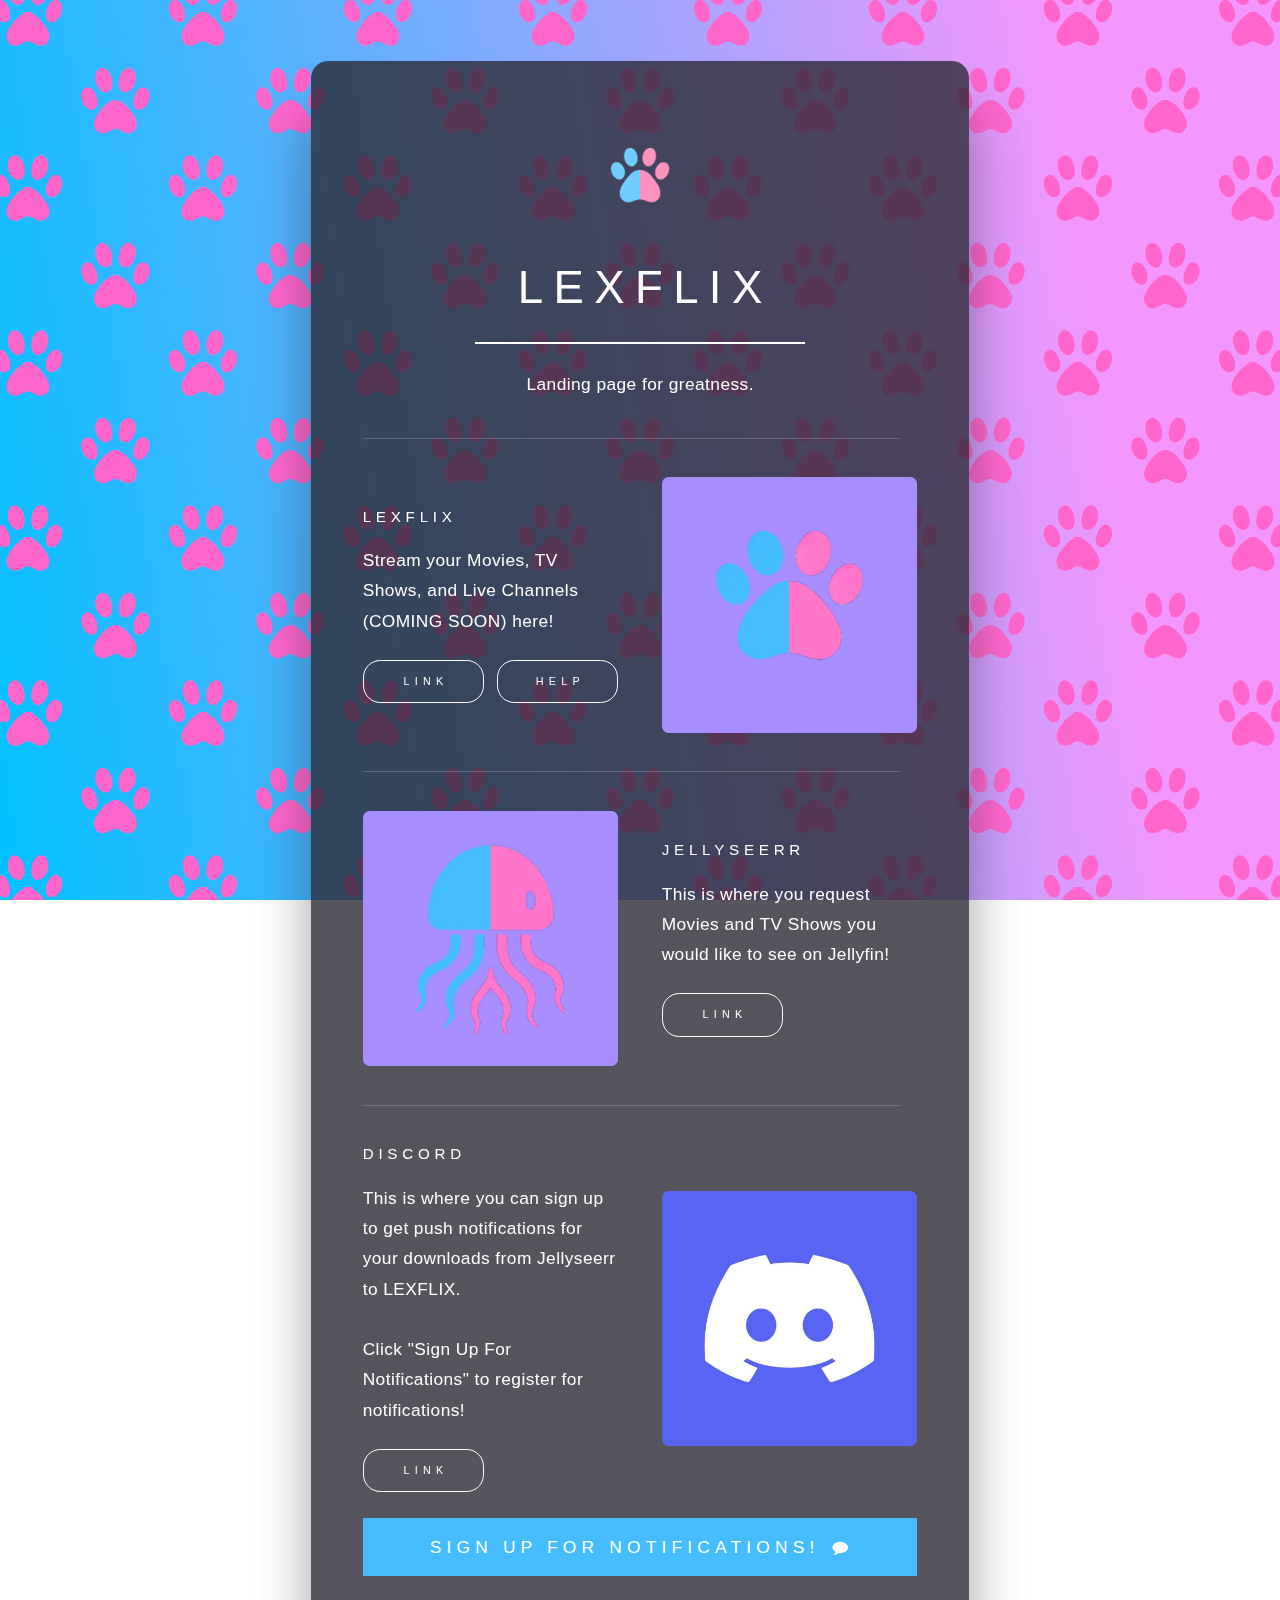
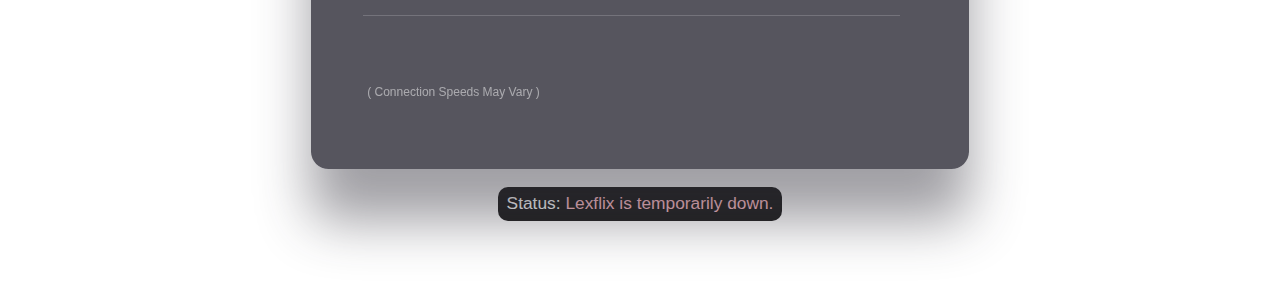
<file: index.html>
<!DOCTYPE html>

<!-- iPhone Add to Home Screen Support -->
<link rel="apple-touch-icon" href="https://i.imgur.com/vcbTt8z.png">
<meta name="apple-mobile-web-app-capable" content="yes">
<meta name="apple-mobile-web-app-status-bar-style" content="black-translucent">
<meta name="apple-mobile-web-app-title" content="Lexflix">
<meta name="apple-mobile-web-app-status-bar-style" content="default">



<html lang="en"><head><meta http-equiv="Content-Type" content="text/html; charset=UTF-8"><title>Lexflix</title><link rel="icon" type="image/png" href="https://i.imgur.com/vcbTt8z.png">
<meta name="viewport" content="width=device-width,initial-scale=1"><meta name="theme-color" media="(prefers-color-scheme: dark)" content="#2c2a36">
<meta name="color-scheme" content="light dark"><meta name="theme-color" content="#2c2a36">
<meta name="description" content="lexflix"><meta property="og:site_name" content="Lexflix"><meta property="og:title" content="Lexflix"><meta property="og:type" content="website"><meta property="og:description" content="lexflix"><meta property="og:image" content="https://lexieandcole.carrd.co/assets/images/card.jpg?v=6420e610"><meta property="og:image:type" content="image/jpeg"><meta property="og:image:width" content="1280"><meta property="og:image:height" content="800"><meta property="og:url" content="https://lexieandcole.cc"><meta property="twitter:card" content="summary_large_image"><link rel="canonical" href="https://lexieandcole.cc/"><link href="./Lexflix_files/css2" rel="stylesheet" type="text/css"><style>html,body,div,span,applet,object,iframe,h1,h2,h3,h4,h5,h6,p,blockquote,pre,a,abbr,acronym,address,big,cite,code,del,dfn,em,img,ins,kbd,q,s,samp,small,strike,strong,sub,sup,tt,var,b,u,i,center,dl,dt,dd,ol,ul,li,fieldset,form,label,legend,table,caption,tbody,tfoot,thead,tr,th,td,article,aside,canvas,details,embed,figure,figcaption,footer,header,hgroup,menu,nav,output,ruby,section,summary,time,mark,audio,video{margin:0;padding:0;border:0;font-size:100%;font:inherit;vertical-align:baseline;}article,aside,details,figcaption,figure,footer,header,hgroup,menu,nav,section{display:block;}body{line-height:1;}ol,ul{list-style:none;}blockquote,q{quotes:none;}blockquote:before,blockquote:after,q:before,q:after{content:'';content:none;}table{border-collapse:collapse;border-spacing:0;}body{-webkit-text-size-adjust:none}mark{background-color:transparent;color:inherit}input::-moz-focus-inner{border:0;padding:0}input[type="text"],input[type="email"],select,textarea{-moz-appearance:none;-webkit-appearance:none;-ms-appearance:none;appearance:none}*, *:before, *:after {box-sizing: border-box;}body {line-height: 1.0;min-height: var(--viewport-height);min-width: 320px;overflow-x: hidden;word-wrap: break-word;}body:before {background-attachment: scroll;content: '';display: block;height: var(--background-height);left: 0;pointer-events: none;position: fixed;top: 0;transform: scale(1);width: 100vw;z-index: 0;background-image: url('data:image/svg+xml;charset=utf8,%3Csvg%20width%3D%22512%22%20height%3D%22512%22%20viewBox%3D%220%200%20512%20512%22%20xmlns%3D%22http%3A%2F%2Fwww.w3.org%2F2000%2Fsvg%22%3E%20%3Cstyle%20type%3D%22text%2Fcss%22%3E%20path%20%7B%20fill%3A%20%23FF66CC%3B%20fill-rule%3A%20evenodd%3B%20clip-rule%3A%20evenodd%3B%20%7D%20%3C%2Fstyle%3E%20%3Cpath%20d%3D%22M352.9%2C258.5c-6.6%2C17.7-21.7%2C28.4-33.6%2C23.9c-11.9-4.5-13.8-22.4-7.2-40.1c6.6-17.7%2C19.3-28.4%2C31.2-23.9%20C355.2%2C222.9%2C359.5%2C240.8%2C352.9%2C258.5z%20M280.1%2C231.8c-13.3-3.4-17.5-22.2-12.5-41.8s17.6-32.8%2C30.9-29.4%20c13.3%2C3.4%2C19.9%2C22.2%2C14.8%2C41.8C308.2%2C222.1%2C293.3%2C235.2%2C280.1%2C231.8z%20M261.6%2C254.6c11.8%2C4.4%2C26.9%2C11.8%2C48%2C44.1%20c21.2%2C32.3-0.7%2C50.2-7.4%2C51.9s-14%2C3.2-30.9-6.4c-7.6-4.3-12.4-4.9-15.4-5.4c-3%2C0.5-7.8%2C1.1-15.4%2C5.4c-16.9%2C9.5-24.2%2C8.1-30.9%2C6.4%20s-28.5-19.7-7.4-51.9s36.3-39.7%2C48-44.1C251.4%2C254.3%2C260.6%2C254.3%2C261.6%2C254.6z%20M231.9%2C231.8c-13.3%2C3.4-28.1-9.7-33.2-29.4%20c-5.1-19.7%2C1.5-38.4%2C14.8-41.8c13.3-3.4%2C25.8%2C9.7%2C30.9%2C29.4C249.5%2C209.7%2C245.2%2C228.4%2C231.9%2C231.8z%20M192.7%2C282.4%20c-11.9%2C4.5-26.9-6.2-33.6-23.9c-6.6-17.7-2.4-35.6%2C9.5-40.1c11.9-4.5%2C24.6%2C6.2%2C31.2%2C23.9C206.6%2C260%2C204.6%2C277.9%2C192.7%2C282.4z%22%2F%3E%20%3Cpath%20d%3D%22M96.9%2C2.5c-6.6%2C17.7-21.7%2C28.4-33.6%2C23.9C51.4%2C21.9%2C49.4%2C4%2C56.1-13.7c6.6-17.7%2C19.3-28.4%2C31.2-23.9%20C99.2-33.1%2C103.5-15.2%2C96.9%2C2.5z%20M24.1-24.2C10.8-27.6%2C6.5-46.3%2C11.6-66s17.6-32.8%2C30.9-29.4C55.8-92%2C62.4-73.2%2C57.3-53.6%20C52.2-33.9%2C37.3-20.8%2C24.1-24.2z%20M5.6-1.4c11.8%2C4.4%2C26.9%2C11.8%2C48%2C44.1S53%2C92.9%2C46.3%2C94.7s-14%2C3.2-30.9-6.4C7.8%2C84%2C3%2C83.4%2C0%2C82.9%20c-3%2C0.5-7.8%2C1.1-15.4%2C5.4c-16.9%2C9.5-24.2%2C8.1-30.9%2C6.4S-74.8%2C75-53.7%2C42.7S-17.4%2C3-5.6-1.4C-4.6-1.7%2C4.6-1.7%2C5.6-1.4z%20M-24.1-24.2%20c-13.3%2C3.4-28.1-9.7-33.2-29.4c-5.1-19.7%2C1.5-38.4%2C14.8-41.8c13.3-3.4%2C25.8%2C9.7%2C30.9%2C29.4S-10.8-27.6-24.1-24.2z%20M-63.3%2C26.4%20c-11.9%2C4.5-26.9-6.2-33.6-23.9c-6.6-17.7-2.4-35.6%2C9.5-40.1c11.9-4.5%2C24.6%2C6.2%2C31.2%2C23.9C-49.4%2C4-51.4%2C21.9-63.3%2C26.4z%22%2F%3E%20%3Cpath%20d%3D%22M608.9%2C514.5c-6.6%2C17.7-21.7%2C28.4-33.6%2C23.9c-11.9-4.5-13.8-22.4-7.2-40.1c6.6-17.7%2C19.3-28.4%2C31.2-23.9%20C611.2%2C478.9%2C615.5%2C496.8%2C608.9%2C514.5z%20M536.1%2C487.8c-13.3-3.4-17.5-22.2-12.5-41.8c5.1-19.7%2C17.6-32.8%2C30.9-29.4%20c13.3%2C3.4%2C19.9%2C22.2%2C14.8%2C41.8C564.2%2C478.1%2C549.3%2C491.2%2C536.1%2C487.8z%20M517.6%2C510.6c11.8%2C4.4%2C26.9%2C11.8%2C48%2C44.1%20c21.2%2C32.3-0.7%2C50.2-7.4%2C51.9s-14%2C3.2-30.9-6.4c-7.6-4.3-12.4-4.9-15.4-5.4c-3%2C0.5-7.8%2C1.1-15.4%2C5.4c-16.9%2C9.5-24.2%2C8.1-30.9%2C6.4%20s-28.5-19.7-7.4-51.9s36.3-39.7%2C48-44.1C507.4%2C510.3%2C516.6%2C510.3%2C517.6%2C510.6z%20M487.9%2C487.8c-13.3%2C3.4-28.1-9.7-33.2-29.4%20c-5.1-19.7%2C1.5-38.4%2C14.8-41.8c13.3-3.4%2C25.8%2C9.7%2C30.9%2C29.4C505.5%2C465.7%2C501.2%2C484.4%2C487.9%2C487.8z%20M448.7%2C538.4%20c-11.9%2C4.5-26.9-6.2-33.6-23.9c-6.6-17.7-2.4-35.6%2C9.5-40.1c11.9-4.5%2C24.6%2C6.2%2C31.2%2C23.9C462.6%2C516%2C460.6%2C533.9%2C448.7%2C538.4z%22%2F%3E%20%3Cpath%20d%3D%22M608.9%2C2.5c-6.6%2C17.7-21.7%2C28.4-33.6%2C23.9c-11.9-4.5-13.8-22.4-7.2-40.1c6.6-17.7%2C19.3-28.4%2C31.2-23.9%20C611.2-33.1%2C615.5-15.2%2C608.9%2C2.5z%20M536.1-24.2c-13.3-3.4-17.5-22.2-12.5-41.8s17.6-32.8%2C30.9-29.4c13.3%2C3.4%2C19.9%2C22.2%2C14.8%2C41.8%20C564.2-33.9%2C549.3-20.8%2C536.1-24.2z%20M517.6-1.4c11.8%2C4.4%2C26.9%2C11.8%2C48%2C44.1c21.2%2C32.3-0.7%2C50.2-7.4%2C51.9s-14%2C3.2-30.9-6.4%20c-7.6-4.3-12.4-4.9-15.4-5.4c-3%2C0.5-7.8%2C1.1-15.4%2C5.4c-16.9%2C9.5-24.2%2C8.1-30.9%2C6.4s-28.5-19.7-7.4-51.9s36.3-39.7%2C48-44.1%20C507.4-1.7%2C516.6-1.7%2C517.6-1.4z%20M487.9-24.2c-13.3%2C3.4-28.1-9.7-33.2-29.4c-5.1-19.7%2C1.5-38.4%2C14.8-41.8%20c13.3-3.4%2C25.8%2C9.7%2C30.9%2C29.4S501.2-27.6%2C487.9-24.2z%20M448.7%2C26.4c-11.9%2C4.5-26.9-6.2-33.6-23.9c-6.6-17.7-2.4-35.6%2C9.5-40.1%20c11.9-4.5%2C24.6%2C6.2%2C31.2%2C23.9C462.6%2C4%2C460.6%2C21.9%2C448.7%2C26.4z%22%2F%3E%20%3Cpath%20d%3D%22M96.9%2C514.5c-6.6%2C17.7-21.7%2C28.4-33.6%2C23.9c-11.9-4.5-13.8-22.4-7.2-40.1c6.6-17.7%2C19.3-28.4%2C31.2-23.9%20C99.2%2C478.9%2C103.5%2C496.8%2C96.9%2C514.5z%20M24.1%2C487.8c-13.3-3.4-17.5-22.2-12.5-41.8c5.1-19.7%2C17.6-32.8%2C30.9-29.4%20c13.3%2C3.4%2C19.9%2C22.2%2C14.8%2C41.8C52.2%2C478.1%2C37.3%2C491.2%2C24.1%2C487.8z%20M5.6%2C510.6c11.8%2C4.4%2C26.9%2C11.8%2C48%2C44.1s-0.7%2C50.2-7.4%2C51.9%20s-14%2C3.2-30.9-6.4C7.8%2C596%2C3%2C595.4%2C0%2C594.9c-3%2C0.5-7.8%2C1.1-15.4%2C5.4c-16.9%2C9.5-24.2%2C8.1-30.9%2C6.4s-28.5-19.7-7.4-51.9%20s36.3-39.7%2C48-44.1C-4.6%2C510.3%2C4.6%2C510.3%2C5.6%2C510.6z%20M-24.1%2C487.8c-13.3%2C3.4-28.1-9.7-33.2-29.4c-5.1-19.7%2C1.5-38.4%2C14.8-41.8%20c13.3-3.4%2C25.8%2C9.7%2C30.9%2C29.4C-6.5%2C465.7-10.8%2C484.4-24.1%2C487.8z%20M-63.3%2C538.4c-11.9%2C4.5-26.9-6.2-33.6-23.9%20c-6.6-17.7-2.4-35.6%2C9.5-40.1c11.9-4.5%2C24.6%2C6.2%2C31.2%2C23.9C-49.4%2C516-51.4%2C533.9-63.3%2C538.4z%22%2F%3E%3C%2Fsvg%3E'), linear-gradient(81deg, #00C1FF 0%, #F497FC 84%);background-size: 175px, auto;background-position: center, 0% 0%;background-repeat: repeat, repeat;}body:after {background-color: #AB95A5;content: '';display: block;pointer-events: none;position: fixed;transform: scale(1);z-index: 1;height: 100%;left: 0;opacity: 0;top: 0;transition: opacity 1.25s ease-in-out 0.75s, visibility 1.25s 0.75s;visibility: hidden;width: 100%;}body.is-loading:after {opacity: 1;visibility: visible;}:root {--background-height: 100vh;--site-language-alignment: left;--site-language-direction: ltr;--site-language-flex-alignment: flex-start;--site-language-indent-left: 1;--site-language-indent-right: 0;--site-language-margin-left: 0;--site-language-margin-right: auto;--viewport-height: 100vh;}html {font-size: 18pt;}u {text-decoration: underline;}strong {color: inherit;font-weight: bolder;}em {font-style: italic;}code {background-color: rgba(144,144,144,0.25);border-radius: 0.25em;font-family: 'Lucida Console', 'Courier New', monospace;font-size: 0.9em;font-weight: normal;letter-spacing: 0;margin: 0 0.25em;padding: 0.25em 0.5em;text-indent: 0;}mark {background-color: rgba(144,144,144,0.25);}spoiler-text {-webkit-text-stroke: 0;background-color: rgba(32,32,32,0.75);text-shadow: none;text-stroke: 0;color: transparent;cursor: pointer;transition: color 0.1s ease-in-out;}spoiler-text.active {color: #FFFFFF;cursor: text;}s {text-decoration: line-through;}sub {font-size: smaller;vertical-align: sub;}sup {font-size: smaller;vertical-align: super;}a {color: inherit;text-decoration: underline;transition: color 0.25s ease;}a[onclick]:not([href]) {cursor: pointer;}unloaded-script {display: none;}#wrapper {-webkit-overflow-scrolling: touch;align-items: center;display: flex;flex-direction: column;justify-content: center;min-height: var(--viewport-height);overflow: hidden;position: relative;z-index: 2;padding: 3.5rem 3.5rem 3.5rem 3.5rem;}#main {--alignment: left;--flex-alignment: flex-start;--indent-left: 1;--indent-right: 0;--margin-left: 0;--margin-right: auto;--border-radius-tl: 1rem;--border-radius-tr: 1rem;--border-radius-br: 1rem;--border-radius-bl: 1rem;align-items: center;display: flex;flex-grow: 0;flex-shrink: 0;justify-content: center;max-width: 100%;position: relative;text-align: var(--alignment);z-index: 1;background-color: rgba(44,42,54,0.8);box-shadow: 0rem 3rem 3.125rem 0rem rgba(44,42,54,0.451);border-radius: var(--border-radius-tl) var(--border-radius-tr) var(--border-radius-br) var(--border-radius-bl);transition: opacity 1.25s ease 0s,transform 1.25s ease 0s;}#main > .inner {--padding-horizontal: 3rem;--padding-vertical: 3.75rem;--spacing: 1.5rem;--width: 38rem;border-radius: var(--border-radius-tl) var(--border-radius-tr) var(--border-radius-br) var(--border-radius-bl);max-width: 100%;position: relative;width: var(--width);z-index: 1;padding: var(--padding-vertical) var(--padding-horizontal);}#main > .inner > * {margin-top: var(--spacing);margin-bottom: var(--spacing);transition: opacity 1s ease-in-out 0.25s;}#main > .inner > :first-child {margin-top: 0 !important;}#main > .inner > :last-child {margin-bottom: 0 !important;}#main > .inner > .full {margin-left: calc(var(--padding-horizontal) * -1);max-width: calc(100% + calc(var(--padding-horizontal) * 2) + 0.4725px);width: calc(100% + calc(var(--padding-horizontal) * 2) + 0.4725px);}#main > .inner > .full:first-child {border-top-left-radius: inherit;border-top-right-radius: inherit;margin-top: calc(var(--padding-vertical) * -1) !important;}#main > .inner > .full:last-child {border-bottom-left-radius: inherit;border-bottom-right-radius: inherit;margin-bottom: calc(var(--padding-vertical) * -1) !important;}#main > .inner > .full.screen {border-radius: 0 !important;max-width: 100vw;position: relative;width: 100vw;left: 50%;margin-left: -50vw;right: auto;}body.is-loading #main {opacity: 0;transform: translateY(1.6875rem);}body.is-loading #main > .inner > * {opacity: 0;}body.is-instant #main, body.is-instant #main > .inner > *,body.is-instant #main > .inner > section > * {transition: none !important;}body.is-instant:after {display: none !important;transition: none !important;}h1, h2, h3, p {direction: var(--site-language-direction);position: relative;}h1 span.p, h2 span.p, h3 span.p, p span.p {display: block;position: relative;}h1 span[style], h2 span[style], h3 span[style], p span[style], h1 strong, h2 strong, h3 strong, p strong, h1 a, h2 a, h3 a, p a, h1 code, h2 code, h3 code, p code, h1 mark, h2 mark, h3 mark, p mark, h1 spoiler-text, h2 spoiler-text, h3 spoiler-text, p spoiler-text {-webkit-text-fill-color: currentcolor;}#text10 {text-transform: uppercase;color: #FFFFFF;font-family: 'Montserrat', sans-serif;letter-spacing: 0.275rem;width: calc(100% + 0.275rem);font-size: 0.875em;line-height: 1.375;font-weight: 400;}#text10 a {text-decoration: underline;}#text10 a:hover {text-decoration: none;}#text10 span.p:nth-child(n + 2) {margin-top: 1rem;}#text07 {text-transform: uppercase;color: #FFFFFF;font-family: 'Montserrat', sans-serif;letter-spacing: 0.275rem;width: calc(100% + 0.275rem);font-size: 0.875em;line-height: 1.375;font-weight: 400;}#text07 a {text-decoration: underline;}#text07 a:hover {text-decoration: none;}#text07 span.p:nth-child(n + 2) {margin-top: 1rem;}#text02 {color: #FFFFFF;font-family: 'Source Sans Pro', sans-serif;letter-spacing: 0.025rem;width: calc(100% + 0.025rem);font-size: 1em;line-height: 1.75;font-weight: 200;}#text02 a {text-decoration: underline;}#text02 a:hover {text-decoration: none;}#text02 span.p:nth-child(n + 2) {margin-top: 1rem;}#text05 {text-transform: uppercase;color: #FFFFFF;font-family: 'Montserrat', sans-serif;letter-spacing: 0.275rem;width: calc(100% + 0.275rem);font-size: 0.875em;line-height: 1.375;font-weight: 400;}#text05 a {text-decoration: underline;}#text05 a:hover {text-decoration: none;}#text05 span.p:nth-child(n + 2) {margin-top: 1rem;}#text08 {color: #FFFFFF;font-family: 'Source Sans Pro', sans-serif;letter-spacing: 0.025rem;width: calc(100% + 0.025rem);font-size: 1em;line-height: 1.75;font-weight: 200;}#text08 a {text-decoration: underline;}#text08 a:hover {text-decoration: none;}#text08 span.p:nth-child(n + 2) {margin-top: 1rem;}#text11 {color: #FFFFFF;font-family: 'Source Sans Pro', sans-serif;letter-spacing: 0.025rem;width: calc(100% + 0.025rem);font-size: 1em;line-height: 1.75;font-weight: 200;}#text11 a {text-decoration: underline;}#text11 a:hover {text-decoration: none;}#text11 span.p:nth-child(n + 2) {margin-top: 1rem;}#text03 {text-transform: uppercase;color: #FFFFFF;font-family: 'Montserrat', sans-serif;letter-spacing: 0.6rem;width: calc(100% + 0.6rem);font-size: 2.625em;line-height: 1.25;font-weight: 400;}#text03 a {text-decoration: underline;}#text03 a:hover {text-decoration: none;}#text03 span.p:nth-child(n + 2) {margin-top: 1rem;}#text09 {color: #FFFFFF;font-family: 'Source Sans Pro', sans-serif;letter-spacing: 0.025rem;width: calc(100% + 0.025rem);font-size: 1em;line-height: 1.75;font-weight: 200;}#text09 a {text-decoration: underline;}#text09 a:hover {text-decoration: none;}#text09 span.p:nth-child(n + 2) {margin-top: 1rem;}.buttons {cursor: default;display: flex;justify-content: var(--flex-alignment);letter-spacing: 0;padding: 0;}.buttons li {max-width: 100%;text-align: var(--alignment);}.buttons li a {align-items: center;justify-content: center;max-width: 100%;text-align: center;text-decoration: none;vertical-align: middle;white-space: nowrap;}#buttons02 {gap: 0.75rem;flex-direction: row;flex-wrap: wrap;}#buttons02:not(:first-child) {margin-top: 1.375rem !important;}#buttons02:not(:last-child) {margin-bottom: 1.375rem !important;}#buttons02 li a {display: inline-block;width: 7rem;height: 2.5rem;line-height: calc(2.5rem - 2px);padding: 0 1rem;vertical-align: middle;text-transform: uppercase;font-family: 'Montserrat', sans-serif;letter-spacing: 0.3rem;padding-left: calc(0.3rem + 1rem);font-size: 0.625em;font-weight: 300;border-radius: 1rem;direction: var(--site-language-direction);overflow: hidden;text-overflow: ellipsis;transition: color 0.25s ease, background-color 0.25s ease, border-color 0.25s ease;}#buttons02 .button {color: #FFFFFF;border: solid 1px #FFFFFF;}#buttons02 .button:hover {border-color: #FFCCB0 !important;color: #FFCCB0 !important;}#buttons01 {gap: 0.75rem;flex-direction: row;flex-wrap: wrap;}#buttons01:not(:first-child) {margin-top: 1.375rem !important;}#buttons01:not(:last-child) {margin-bottom: 1.375rem !important;}#buttons01 li a {display: inline-block;width: 7rem;height: 2.5rem;line-height: calc(2.5rem - 2px);padding: 0 1rem;vertical-align: middle;text-transform: uppercase;font-family: 'Montserrat', sans-serif;letter-spacing: 0.3rem;padding-left: calc(0.3rem + 1rem);font-size: 0.625em;font-weight: 300;border-radius: 1rem;direction: var(--site-language-direction);overflow: hidden;text-overflow: ellipsis;transition: color 0.25s ease, background-color 0.25s ease, border-color 0.25s ease;}#buttons01 .button {color: #FFFFFF;border: solid 1px #FFFFFF;}#buttons01 .button:hover {border-color: #FFCCB0 !important;color: #FFCCB0 !important;}#buttons04 {gap: 0.75rem;flex-direction: row;flex-wrap: wrap;}#buttons04:not(:first-child) {margin-top: 1.375rem !important;}#buttons04:not(:last-child) {margin-bottom: 1.375rem !important;}#buttons04 li a {display: inline-block;width: 7rem;height: 2.5rem;line-height: calc(2.5rem - 2px);padding: 0 1rem;vertical-align: middle;text-transform: uppercase;font-family: 'Montserrat', sans-serif;letter-spacing: 0.3rem;padding-left: calc(0.3rem + 1rem);font-size: 0.625em;font-weight: 300;border-radius: 1rem;direction: var(--site-language-direction);overflow: hidden;text-overflow: ellipsis;transition: color 0.25s ease, background-color 0.25s ease, border-color 0.25s ease;}#buttons04 .button {color: #FFFFFF;border: solid 1px #FFFFFF;}#buttons04 .button:hover {border-color: #FFCCB0 !important;color: #FFCCB0 !important;}#buttons03 {gap: 0.75rem;flex-direction: row;flex-wrap: wrap;}#buttons03:not(:first-child) {margin-top: 1.375rem !important;}#buttons03:not(:last-child) {margin-bottom: 1.375rem !important;}#buttons03 li a {display: inline-flex;width: 100vw;height: auto;line-height: 1rem;padding: 0 1.875rem;vertical-align: middle;text-transform: uppercase;font-family: 'Montserrat', sans-serif;letter-spacing: 0.3rem;padding-left: calc(0.3rem + 1.875rem);font-size: 1em;font-weight: 300;border-radius: 0rem;flex-direction: row-reverse;padding-bottom: 1.171875rem;padding-top: 1.171875rem;white-space: normal;align-items: flex-start;transition: color 0.25s ease, background-color 0.25s ease, border-color 0.25s ease;}#buttons03 li a svg {display: block;fill: #FFFFFF;flex-grow: 0;flex-shrink: 0;height: 1rem;min-width: 18px;pointer-events: none;width: 1.40625em;margin-left: 0.5em;margin-right: calc(-0.125em + 0.3rem);transition: fill 0.25s ease;}#buttons03 li a .label {direction: var(--site-language-direction);overflow: hidden;text-align: center;}#buttons03 .button {background-color: #45bcfe;color: #FFFFFF;}#buttons03 .button:hover {background-color: #FFCCB0 !important;}.image {display: block;line-height: 0;max-width: 100%;position: relative;}.image .frame {-webkit-backface-visibility: hidden;-webkit-transform: translate3d(0, 0, 0);display: inline-block;max-width: 100%;overflow: hidden;vertical-align: top;width: 100%;}.image .frame img {border-radius: 0 !important;max-width: 100%;vertical-align: top;width: inherit;}.image.full .frame {display: block;}.image.full:first-child .frame {border-top-left-radius: inherit;border-top-right-radius: inherit;}.image.full:last-child .frame {border-bottom-left-radius: inherit;border-bottom-right-radius: inherit;}#image03:not(:first-child) {margin-top: 1.75rem !important;}#image03:not(:last-child) {margin-bottom: 1.75rem !important;}#image03 .frame {width: 6rem;border-radius: 0.375rem;transition: none;}#image03 .frame img {transition: none;}#image02 .frame {width: 15rem;border-radius: 0.375rem;transition: none;}#image02 .frame img {transition: none;}#image05 .frame {width: 15rem;border-radius: 0.375rem;transition: none;}#image05 .frame img {transition: none;}#image01 .frame {width: 15rem;border-radius: 0.375rem;transition: none;}#image01 .frame img {transition: none;}hr {align-items: center;border: 0;display: flex;justify-content: var(--flex-alignment);min-height: 1rem;padding: 0;position: relative;width: 100%;}hr:before {content: '';}#divider04:not(:first-child) {margin-top: 0.25rem !important;}#divider04:not(:last-child) {margin-bottom: 0.25rem !important;}#divider04:before {width: 19rem;background-color: #FFFFFF;height: 2px;border-radius: 0px;}#divider05:not(:first-child) {margin-top: 1.75rem !important;}#divider05:not(:last-child) {margin-bottom: 1.75rem !important;}#divider05:before {width: 31rem;background-color: rgba(255,255,255,0.18);height: 1px;border-radius: 0px;}#divider06:not(:first-child) {margin-top: 1.75rem !important;}#divider06:not(:last-child) {margin-bottom: 1.75rem !important;}#divider06:before {width: 31rem;background-color: rgba(255,255,255,0.18);height: 1px;border-radius: 0px;}#divider03:not(:first-child) {margin-top: 1.75rem !important;}#divider03:not(:last-child) {margin-bottom: 1.75rem !important;}#divider03:before {width: 31rem;background-color: rgba(255,255,255,0.18);height: 1px;border-radius: 0px;}#divider02:not(:first-child) {margin-top: 1.75rem !important;}#divider02:not(:last-child) {margin-bottom: 1.75rem !important;}#divider02:before {width: 31rem;background-color: rgba(255,255,255,0.18);height: 1px;border-radius: 0px;}.container {position: relative;}.container > .wrapper {vertical-align: top;position: relative;max-width: 100%;border-radius: inherit;}.container > .wrapper > .inner {vertical-align: top;position: relative;max-width: 100%;border-radius: inherit;text-align: var(--alignment);}#main .container.full:first-child > .wrapper {border-top-left-radius: inherit;border-top-right-radius: inherit;}#main .container.full:last-child > .wrapper {border-bottom-left-radius: inherit;border-bottom-right-radius: inherit;}#main .container.full:first-child > .wrapper > .inner {border-top-left-radius: inherit;border-top-right-radius: inherit;}#main .container.full:last-child > .wrapper > .inner {border-bottom-left-radius: inherit;border-bottom-right-radius: inherit;}#columns03 {--alignment: center;--flex-alignment: center;--indent-left: 1;--indent-right: 1;--margin-left: auto;--margin-right: auto;}#columns03 > .wrapper {display: inline-block;width: 38rem;background-color: transparent;}#columns03 > .wrapper > .inner {--gutters: 1rem;--padding-horizontal: 0rem;--padding-vertical: 0rem;--spacing: 1rem;padding: var(--padding-vertical) var(--padding-horizontal);}#columns03.default > .wrapper > .inner > * {margin-bottom: var(--spacing);margin-top: var(--spacing);}#columns03.default > .wrapper > .inner > *:first-child {margin-top: 0 !important;}#columns03.default > .wrapper > .inner > *:last-child {margin-bottom: 0 !important;}#columns03.columns > .wrapper > .inner {flex-wrap: wrap;display: flex;align-items: center;}#columns03.columns > .wrapper > .inner > * {flex-grow: 0;flex-shrink: 0;max-width: 100%;text-align: var(--alignment);padding: 0 0 0 var(--gutters);}#columns03.columns > .wrapper > .inner > * > * {margin-bottom: var(--spacing);margin-top: var(--spacing);}#columns03.columns > .wrapper > .inner > * > *:first-child {margin-top: 0 !important;}#columns03.columns > .wrapper > .inner > * > *:last-child {margin-bottom: 0 !important;}#columns03.columns > .wrapper > .inner > *:first-child {margin-left: calc(var(--gutters) * -1);}#columns03.default > .wrapper > .inner > .full {margin-left: calc(var(--padding-horizontal) * -1);max-width: none !important;width: calc(100% + (var(--padding-horizontal) * 2) + 0.4725px);}#columns03.default > .wrapper > .inner > .full:first-child {margin-top: calc(var(--padding-vertical) * -1) !important;border-top-left-radius: inherit;border-top-right-radius: inherit;}#columns03.default > .wrapper > .inner > .full:last-child {margin-bottom: calc(var(--padding-vertical) * -1) !important;border-bottom-left-radius: inherit;border-bottom-right-radius: inherit;}#columns03.columns > .wrapper > .inner > div > .full {margin-left: calc(var(--gutters) * -0.5);max-width: none !important;width: calc(100% + var(--gutters) + 0.4725px);}#columns03.columns > .wrapper > .inner > div:first-child > .full {margin-left: calc(var(--padding-horizontal) * -1);width: calc(100% + var(--padding-horizontal) + calc(var(--gutters) * 0.5) + 0.4725px);}#columns03.columns > .wrapper > .inner > div:last-child > .full {width: calc(100% + var(--padding-horizontal) + calc(var(--gutters) * 0.5) + 0.4725px);}#columns03.columns > .wrapper > .inner > div > .full:first-child {margin-top: calc(var(--padding-vertical) * -1) !important;}#columns03.columns > .wrapper > .inner > div > .full:last-child {margin-bottom: calc(var(--padding-vertical) * -1) !important;}#columns03.columns > .wrapper > .inner > .full {align-self: stretch;}#columns03.columns > .wrapper > .inner > .full:first-child {border-bottom-left-radius: inherit;border-top-left-radius: inherit;}#columns03.columns > .wrapper > .inner > .full:last-child {border-bottom-right-radius: inherit;border-top-right-radius: inherit;}#columns03.columns > .wrapper > .inner > .full > .full:first-child:last-child {border-radius: inherit;height: calc(100% + (var(--padding-vertical) * 2));}#columns03.columns > .wrapper > .inner > .full > .full:first-child:last-child > * {border-radius: inherit;height: 100%;position: absolute;width: 100%;}#columns01 > .wrapper {display: inline-block;width: 38rem;background-color: transparent;}#columns01 > .wrapper > .inner {--gutters: 2.5rem;--padding-horizontal: 0rem;--padding-vertical: 0rem;--spacing: 1rem;padding: var(--padding-vertical) var(--padding-horizontal);}#columns01.default > .wrapper > .inner > * {margin-bottom: var(--spacing);margin-top: var(--spacing);}#columns01.default > .wrapper > .inner > *:first-child {margin-top: 0 !important;}#columns01.default > .wrapper > .inner > *:last-child {margin-bottom: 0 !important;}#columns01.columns > .wrapper > .inner {flex-wrap: wrap;display: flex;align-items: center;}#columns01.columns > .wrapper > .inner > * {flex-grow: 0;flex-shrink: 0;max-width: 100%;text-align: var(--alignment);padding: 0 0 0 var(--gutters);}#columns01.columns > .wrapper > .inner > * > * {margin-bottom: var(--spacing);margin-top: var(--spacing);}#columns01.columns > .wrapper > .inner > * > *:first-child {margin-top: 0 !important;}#columns01.columns > .wrapper > .inner > * > *:last-child {margin-bottom: 0 !important;}#columns01.columns > .wrapper > .inner > *:first-child {margin-left: calc(var(--gutters) * -1);}#columns01.default > .wrapper > .inner > .full {margin-left: calc(var(--padding-horizontal) * -1);max-width: none !important;width: calc(100% + (var(--padding-horizontal) * 2) + 0.4725px);}#columns01.default > .wrapper > .inner > .full:first-child {margin-top: calc(var(--padding-vertical) * -1) !important;border-top-left-radius: inherit;border-top-right-radius: inherit;}#columns01.default > .wrapper > .inner > .full:last-child {margin-bottom: calc(var(--padding-vertical) * -1) !important;border-bottom-left-radius: inherit;border-bottom-right-radius: inherit;}#columns01.columns > .wrapper > .inner > div > .full {margin-left: calc(var(--gutters) * -0.5);max-width: none !important;width: calc(100% + var(--gutters) + 0.4725px);}#columns01.columns > .wrapper > .inner > div:first-child > .full {margin-left: calc(var(--padding-horizontal) * -1);width: calc(100% + var(--padding-horizontal) + calc(var(--gutters) * 0.5) + 0.4725px);}#columns01.columns > .wrapper > .inner > div:last-child > .full {width: calc(100% + var(--padding-horizontal) + calc(var(--gutters) * 0.5) + 0.4725px);}#columns01.columns > .wrapper > .inner > div > .full:first-child {margin-top: calc(var(--padding-vertical) * -1) !important;}#columns01.columns > .wrapper > .inner > div > .full:last-child {margin-bottom: calc(var(--padding-vertical) * -1) !important;}#columns01.columns > .wrapper > .inner > .full {align-self: stretch;}#columns01.columns > .wrapper > .inner > .full:first-child {border-bottom-left-radius: inherit;border-top-left-radius: inherit;}#columns01.columns > .wrapper > .inner > .full:last-child {border-bottom-right-radius: inherit;border-top-right-radius: inherit;}#columns01.columns > .wrapper > .inner > .full > .full:first-child:last-child {border-radius: inherit;height: calc(100% + (var(--padding-vertical) * 2));}#columns01.columns > .wrapper > .inner > .full > .full:first-child:last-child > * {border-radius: inherit;height: 100%;position: absolute;width: 100%;}#columns01 > .wrapper > .inner > :nth-child(1) {width: calc(50% + (var(--gutters) / 2));}#columns01 > .wrapper > .inner > :nth-child(2) {width: calc(50% + (var(--gutters) / 2));--alignment: right;--flex-alignment: flex-end;--indent-left: 0;--indent-right: 1;--margin-left: auto;--margin-right: 0;}#columns02 > .wrapper {display: inline-block;width: 38rem;background-color: transparent;}#columns02 > .wrapper > .inner {--gutters: 2.5rem;--padding-horizontal: 0rem;--padding-vertical: 0rem;--spacing: 1rem;padding: var(--padding-vertical) var(--padding-horizontal);}#columns02.default > .wrapper > .inner > * {margin-bottom: var(--spacing);margin-top: var(--spacing);}#columns02.default > .wrapper > .inner > *:first-child {margin-top: 0 !important;}#columns02.default > .wrapper > .inner > *:last-child {margin-bottom: 0 !important;}#columns02.columns > .wrapper > .inner {flex-wrap: wrap;display: flex;align-items: center;}#columns02.columns > .wrapper > .inner > * {flex-grow: 0;flex-shrink: 0;max-width: 100%;text-align: var(--alignment);padding: 0 0 0 var(--gutters);}#columns02.columns > .wrapper > .inner > * > * {margin-bottom: var(--spacing);margin-top: var(--spacing);}#columns02.columns > .wrapper > .inner > * > *:first-child {margin-top: 0 !important;}#columns02.columns > .wrapper > .inner > * > *:last-child {margin-bottom: 0 !important;}#columns02.columns > .wrapper > .inner > *:first-child {margin-left: calc(var(--gutters) * -1);}#columns02.default > .wrapper > .inner > .full {margin-left: calc(var(--padding-horizontal) * -1);max-width: none !important;width: calc(100% + (var(--padding-horizontal) * 2) + 0.4725px);}#columns02.default > .wrapper > .inner > .full:first-child {margin-top: calc(var(--padding-vertical) * -1) !important;border-top-left-radius: inherit;border-top-right-radius: inherit;}#columns02.default > .wrapper > .inner > .full:last-child {margin-bottom: calc(var(--padding-vertical) * -1) !important;border-bottom-left-radius: inherit;border-bottom-right-radius: inherit;}#columns02.columns > .wrapper > .inner > div > .full {margin-left: calc(var(--gutters) * -0.5);max-width: none !important;width: calc(100% + var(--gutters) + 0.4725px);}#columns02.columns > .wrapper > .inner > div:first-child > .full {margin-left: calc(var(--padding-horizontal) * -1);width: calc(100% + var(--padding-horizontal) + calc(var(--gutters) * 0.5) + 0.4725px);}#columns02.columns > .wrapper > .inner > div:last-child > .full {width: calc(100% + var(--padding-horizontal) + calc(var(--gutters) * 0.5) + 0.4725px);}#columns02.columns > .wrapper > .inner > div > .full:first-child {margin-top: calc(var(--padding-vertical) * -1) !important;}#columns02.columns > .wrapper > .inner > div > .full:last-child {margin-bottom: calc(var(--padding-vertical) * -1) !important;}#columns02.columns > .wrapper > .inner > .full {align-self: stretch;}#columns02.columns > .wrapper > .inner > .full:first-child {border-bottom-left-radius: inherit;border-top-left-radius: inherit;}#columns02.columns > .wrapper > .inner > .full:last-child {border-bottom-right-radius: inherit;border-top-right-radius: inherit;}#columns02.columns > .wrapper > .inner > .full > .full:first-child:last-child {border-radius: inherit;height: calc(100% + (var(--padding-vertical) * 2));}#columns02.columns > .wrapper > .inner > .full > .full:first-child:last-child > * {border-radius: inherit;height: 100%;position: absolute;width: 100%;}#columns02 > .wrapper > .inner > :nth-child(1) {width: calc(50% + (var(--gutters) / 2));--alignment: left;--flex-alignment: flex-start;--indent-left: 1;--indent-right: 0;--margin-left: 0;--margin-right: auto;}#columns02 > .wrapper > .inner > :nth-child(2) {width: calc(50% + (var(--gutters) / 2));}#columns05 > .wrapper {display: inline-block;width: 38rem;background-color: transparent;}#columns05 > .wrapper > .inner {--gutters: 2.5rem;--padding-horizontal: 0rem;--padding-vertical: 0rem;--spacing: 1rem;padding: var(--padding-vertical) var(--padding-horizontal);}#columns05.default > .wrapper > .inner > * {margin-bottom: var(--spacing);margin-top: var(--spacing);}#columns05.default > .wrapper > .inner > *:first-child {margin-top: 0 !important;}#columns05.default > .wrapper > .inner > *:last-child {margin-bottom: 0 !important;}#columns05.columns > .wrapper > .inner {flex-wrap: wrap;display: flex;align-items: center;}#columns05.columns > .wrapper > .inner > * {flex-grow: 0;flex-shrink: 0;max-width: 100%;text-align: var(--alignment);padding: 0 0 0 var(--gutters);}#columns05.columns > .wrapper > .inner > * > * {margin-bottom: var(--spacing);margin-top: var(--spacing);}#columns05.columns > .wrapper > .inner > * > *:first-child {margin-top: 0 !important;}#columns05.columns > .wrapper > .inner > * > *:last-child {margin-bottom: 0 !important;}#columns05.columns > .wrapper > .inner > *:first-child {margin-left: calc(var(--gutters) * -1);}#columns05.default > .wrapper > .inner > .full {margin-left: calc(var(--padding-horizontal) * -1);max-width: none !important;width: calc(100% + (var(--padding-horizontal) * 2) + 0.4725px);}#columns05.default > .wrapper > .inner > .full:first-child {margin-top: calc(var(--padding-vertical) * -1) !important;border-top-left-radius: inherit;border-top-right-radius: inherit;}#columns05.default > .wrapper > .inner > .full:last-child {margin-bottom: calc(var(--padding-vertical) * -1) !important;border-bottom-left-radius: inherit;border-bottom-right-radius: inherit;}#columns05.columns > .wrapper > .inner > div > .full {margin-left: calc(var(--gutters) * -0.5);max-width: none !important;width: calc(100% + var(--gutters) + 0.4725px);}#columns05.columns > .wrapper > .inner > div:first-child > .full {margin-left: calc(var(--padding-horizontal) * -1);width: calc(100% + var(--padding-horizontal) + calc(var(--gutters) * 0.5) + 0.4725px);}#columns05.columns > .wrapper > .inner > div:last-child > .full {width: calc(100% + var(--padding-horizontal) + calc(var(--gutters) * 0.5) + 0.4725px);}#columns05.columns > .wrapper > .inner > div > .full:first-child {margin-top: calc(var(--padding-vertical) * -1) !important;}#columns05.columns > .wrapper > .inner > div > .full:last-child {margin-bottom: calc(var(--padding-vertical) * -1) !important;}#columns05.columns > .wrapper > .inner > .full {align-self: stretch;}#columns05.columns > .wrapper > .inner > .full:first-child {border-bottom-left-radius: inherit;border-top-left-radius: inherit;}#columns05.columns > .wrapper > .inner > .full:last-child {border-bottom-right-radius: inherit;border-top-right-radius: inherit;}#columns05.columns > .wrapper > .inner > .full > .full:first-child:last-child {border-radius: inherit;height: calc(100% + (var(--padding-vertical) * 2));}#columns05.columns > .wrapper > .inner > .full > .full:first-child:last-child > * {border-radius: inherit;height: 100%;position: absolute;width: 100%;}#columns05 > .wrapper > .inner > :nth-child(1) {width: calc(50% + (var(--gutters) / 2));}#columns05 > .wrapper > .inner > :nth-child(2) {width: calc(50% + (var(--gutters) / 2));--alignment: right;--flex-alignment: flex-end;--indent-left: 0;--indent-right: 1;--margin-left: auto;--margin-right: 0;}.icc-credits {display: block;opacity: 1 !important;position: relative;transition-delay: 0s !important;}.icc-credits span {border-radius: 24px;cursor: pointer;display: inline-block;font-family: Arial, sans-serif;font-size: 12px;letter-spacing: 0;line-height: 1;position: relative;text-decoration: none;width: auto;}.icc-credits span a {display: inline-block;padding: 0.5em 0.375em;position: relative;text-decoration: none;transition: color 0.25s ease, transform 0.25s ease;z-index: 1;}.icc-credits span a:before {content: '( ';opacity: 1;transition: opacity 0.25s ease;}.icc-credits span a:after {content: ' )';opacity: 1;transition: opacity 0.25s ease;}.icc-credits span::after {background-image: linear-gradient(30deg, #A464A1 15%, #3B5DAD 85%);border-radius: inherit;box-shadow: 0 0.25em 1.25em 0 rgba(0,0,0,0.25);content: '';display: block;height: calc(100% + 2px);left: -1px;opacity: 0;pointer-events: none;position: absolute;top: -1px;transition: opacity 0.25s ease, box-shadow 0.25s ease, transform 0.25s ease;width: calc(100% + 2px);}.icc-credits span:hover {text-transform: none !important;}.icc-credits span:hover a {color: #ffffff !important;transform: scale(1.1) translateY(-0.05rem);}.icc-credits span:hover a:before {opacity: 0;}.icc-credits span:hover a:after {opacity: 0;}.icc-credits span:hover::after {opacity: 1;transform: scale(1.1) translateY(-0.05rem);}#credits span {color: rgba(255,255,255,0.498);margin-top: 1.5rem !important;}@media (max-width: 1920px) {}@media (max-width: 1680px) {html {font-size: 13pt;}}@media (max-width: 1280px) {html {font-size: 13pt;}}@media (max-width: 1024px) {}@media (max-width: 980px) {html {font-size: 11pt;}}@media (max-width: 736px) {html {font-size: 11pt;}#wrapper {padding: 1.75rem 1.75rem 1.75rem 1.75rem;}#main > .inner {--padding-horizontal: 1.875rem;--padding-vertical: 3.125rem;--spacing: 1.5rem;}#text10 {letter-spacing: 0.240625rem;width: calc(100% + 0.240625rem);font-size: 0.875em;line-height: 1.375;}#text07 {letter-spacing: 0.240625rem;width: calc(100% + 0.240625rem);font-size: 0.875em;line-height: 1.375;}#text02 {letter-spacing: 0.021875rem;width: calc(100% + 0.021875rem);font-size: 1em;line-height: 1.75;}#text05 {letter-spacing: 0.240625rem;width: calc(100% + 0.240625rem);font-size: 0.875em;line-height: 1.375;}#text08 {letter-spacing: 0.021875rem;width: calc(100% + 0.021875rem);font-size: 1em;line-height: 1.75;}#text11 {letter-spacing: 0.021875rem;width: calc(100% + 0.021875rem);font-size: 1em;line-height: 1.75;}#text03 {letter-spacing: 0.525rem;width: calc(100% + 0.525rem);font-size: 2.625em;line-height: 1.25;}#text09 {letter-spacing: 0.021875rem;width: calc(100% + 0.021875rem);font-size: 1em;line-height: 1.75;}#buttons02 {gap: 0.75rem;}#buttons02:not(:first-child) {margin-top: 1.03125rem !important;}#buttons02:not(:last-child) {margin-bottom: 1.03125rem !important;}#buttons02 li a {letter-spacing: 0.3rem;padding-left: calc(0.3rem + 1rem);font-size: 0.625em;}#buttons01 {gap: 0.75rem;}#buttons01:not(:first-child) {margin-top: 1.03125rem !important;}#buttons01:not(:last-child) {margin-bottom: 1.03125rem !important;}#buttons01 li a {letter-spacing: 0.3rem;padding-left: calc(0.3rem + 1rem);font-size: 0.625em;}#buttons04 {gap: 0.75rem;}#buttons04:not(:first-child) {margin-top: 1.03125rem !important;}#buttons04:not(:last-child) {margin-bottom: 1.03125rem !important;}#buttons04 li a {letter-spacing: 0.3rem;padding-left: calc(0.3rem + 1rem);font-size: 0.625em;}#buttons03 {gap: 0.75rem;}#buttons03:not(:first-child) {margin-top: 1.03125rem !important;}#buttons03:not(:last-child) {margin-bottom: 1.03125rem !important;}#buttons03 li a {letter-spacing: 0.3rem;padding-left: calc(0.3rem + 1.875rem);font-size: 1em;}#buttons03 li a svg {width: 1.40625em;}#image03:not(:first-child) {margin-top: 1.3125rem !important;}#image03:not(:last-child) {margin-bottom: 1.3125rem !important;}#image03 .frame {width: 6rem;}#image02 .frame {width: 11rem;}#image05 .frame {width: 11rem;}#image01 .frame {width: 11rem;}#divider04:not(:first-child) {margin-top: 0.25rem !important;}#divider04:not(:last-child) {margin-bottom: 0.25rem !important;}#divider04:before {width: 19rem;}#divider05:not(:first-child) {margin-top: 1.75rem !important;}#divider05:not(:last-child) {margin-bottom: 1.75rem !important;}#divider05:before {width: 31rem;}#divider06:not(:first-child) {margin-top: 1.75rem !important;}#divider06:not(:last-child) {margin-bottom: 1.75rem !important;}#divider06:before {width: 31rem;}#divider03:not(:first-child) {margin-top: 1.75rem !important;}#divider03:not(:last-child) {margin-bottom: 1.75rem !important;}#divider03:before {width: 31rem;}#divider02:not(:first-child) {margin-top: 1.75rem !important;}#divider02:not(:last-child) {margin-bottom: 1.75rem !important;}#divider02:before {width: 31rem;}#columns03 {--alignment: center;--flex-alignment: center;--indent-left: 1;--indent-right: 1;--margin-left: auto;--margin-right: auto;}#columns03 > .wrapper > .inner {--gutters: 2.25rem;--padding-horizontal: 0rem;--padding-vertical: 0rem;--spacing: 1rem;}#columns03.columns > .wrapper > .inner {flex-direction: column !important;flex-wrap: nowrap !important;}#columns03.columns > .wrapper > .inner > span {height: 0;margin-top: calc(var(--gutters) * -1);pointer-events: none;visibility: hidden;}#columns03.columns > .wrapper > .inner > *:first-child {margin-left: 0 !important;padding-top: 0 !important;}#columns03.columns > .wrapper > .inner > * {padding: calc(var(--gutters) * 0.5) 0 !important;}#columns03.columns > .wrapper > .inner > *:last-child {padding-bottom: 0 !important;}#columns03.columns > .wrapper > .inner > div > .full {margin-left: calc(var(--padding-horizontal) * -1);width: calc(100% + (var(--padding-horizontal) * 2) + 0.4725px);}#columns03.columns > .wrapper > .inner > div:first-of-type > .full {margin-left: calc(var(--padding-horizontal) * -1);width: calc(100% + (var(--padding-horizontal) * 2) + 0.4725px);}#columns03.columns > .wrapper > .inner > div:last-of-type > .full {margin-left: calc(var(--padding-horizontal) * -1);width: calc(100% + (var(--padding-horizontal) * 2) + 0.4725px);}#columns03.columns > .wrapper > .inner > div > .full:first-child {margin-top: calc(var(--gutters) * -0.5) !important;}#columns03.columns > .wrapper > .inner > div > .full:last-child {margin-bottom: calc(var(--gutters) * -0.5) !important;}#columns03.columns > .wrapper > .inner > div:first-of-type > .full:first-child {margin-top: calc(var(--padding-vertical) * -1) !important;}#columns03.columns > .wrapper > .inner > div:last-of-type > .full:last-child {margin-bottom: calc(var(--padding-vertical) * -1) !important;}#columns03.columns > .wrapper > .inner > div:first-of-type, #columns03.columns > .wrapper > .inner > div:first-of-type > .full:first-child {border-top-left-radius: inherit;border-top-right-radius: inherit;}#columns03.columns > .wrapper > .inner > div:last-of-type, #columns03.columns > .wrapper > .inner > div:last-of-type > .full:last-child {border-bottom-left-radius: inherit;border-bottom-right-radius: inherit;}#columns03.columns > .wrapper > .inner > div:first-of-type, #columns03.columns > .wrapper > .inner > div:first-of-type > .full:last-child {border-bottom-left-radius: 0 !important;}#columns03.columns > .wrapper > .inner > div:last-of-type, #columns03.columns > .wrapper > .inner > div:last-of-type > .full:first-child {border-top-right-radius: 0 !important;}#columns03.columns > .wrapper > .inner > .full > .full:first-child:last-child {height: auto;}#columns03.columns > .wrapper > .inner > .full > .full:first-child:last-child > * {height: auto;position: relative;width: auto;}#columns01 {--alignment: center;--flex-alignment: center;--indent-left: 1;--indent-right: 1;--margin-left: auto;--margin-right: auto;}#columns01 > .wrapper > .inner {--gutters: 1.875rem;--padding-horizontal: 0rem;--padding-vertical: 0rem;--spacing: 1rem;}#columns01.columns > .wrapper > .inner {flex-direction: column-reverse !important;flex-wrap: nowrap !important;}#columns01.columns > .wrapper > .inner > span {height: 0;margin-top: calc(var(--padding-vertical) * -2);pointer-events: none;visibility: hidden;}#columns01.columns > .wrapper > .inner > *:first-child {margin-left: 0 !important;padding-bottom: 0 !important;}#columns01.columns > .wrapper > .inner > * {padding: calc(var(--gutters) * 0.5) 0 !important;}#columns01.columns > .wrapper > .inner > *:last-child {padding-top: 0 !important;}#columns01.columns > .wrapper > .inner > div > .full {margin-left: calc(var(--padding-horizontal) * -1);width: calc(100% + (var(--padding-horizontal) * 2) + 0.4725px);}#columns01.columns > .wrapper > .inner > div:first-of-type > .full {margin-left: calc(var(--padding-horizontal) * -1);width: calc(100% + (var(--padding-horizontal) * 2) + 0.4725px);}#columns01.columns > .wrapper > .inner > div:last-of-type > .full {margin-left: calc(var(--padding-horizontal) * -1);width: calc(100% + (var(--padding-horizontal) * 2) + 0.4725px);}#columns01.columns > .wrapper > .inner > div > .full:first-child {margin-top: calc(var(--gutters) * -0.5) !important;}#columns01.columns > .wrapper > .inner > div > .full:last-child {margin-bottom: calc(var(--gutters) * -0.5) !important;}#columns01.columns > .wrapper > .inner > div:last-of-type > .full:first-child {margin-top: calc(var(--padding-vertical) * -1) !important;}#columns01.columns > .wrapper > .inner > div:first-of-type > .full:last-child {margin-bottom: calc(var(--padding-vertical) * -1) !important;}#columns01.columns > .wrapper > .inner > div:last-of-type, #columns01.columns > .wrapper > .inner > div:last-of-type > .full:first-child {border-top-left-radius: inherit;border-top-right-radius: inherit;}#columns01.columns > .wrapper > .inner > div:first-of-type, #columns01.columns > .wrapper > .inner > div:first-of-type > .full:last-child {border-bottom-left-radius: inherit;border-bottom-right-radius: inherit;}#columns01.columns > .wrapper > .inner > div:last-of-type, #columns01.columns > .wrapper > .inner > div:last-of-type > .full:last-child {border-bottom-right-radius: 0 !important;}#columns01.columns > .wrapper > .inner > div:first-of-type, #columns01.columns > .wrapper > .inner > div:first-of-type > .full:first-child {border-top-left-radius: 0 !important;}#columns01.columns > .wrapper > .inner > .full > .full:first-child:last-child {height: auto;}#columns01.columns > .wrapper > .inner > .full > .full:first-child:last-child > * {height: auto;position: relative;width: auto;}#columns01 > .wrapper > .inner > :nth-child(1) {--alignment: center;--flex-alignment: center;--indent-left: 1;--indent-right: 1;--margin-left: auto;--margin-right: auto;min-height: 100% !important;width: 100% !important;}#columns01 > .wrapper > .inner > :nth-child(2) {--alignment: center;--flex-alignment: center;--indent-left: 1;--indent-right: 1;--margin-left: auto;--margin-right: auto;min-height: 100% !important;width: 100% !important;}#columns02 {--alignment: center;--flex-alignment: center;--indent-left: 1;--indent-right: 1;--margin-left: auto;--margin-right: auto;}#columns02 > .wrapper > .inner {--gutters: 1.875rem;--padding-horizontal: 0rem;--padding-vertical: 0rem;--spacing: 1rem;}#columns02.columns > .wrapper > .inner {flex-direction: column !important;flex-wrap: nowrap !important;}#columns02.columns > .wrapper > .inner > span {height: 0;margin-top: calc(var(--gutters) * -1);pointer-events: none;visibility: hidden;}#columns02.columns > .wrapper > .inner > *:first-child {margin-left: 0 !important;padding-top: 0 !important;}#columns02.columns > .wrapper > .inner > * {padding: calc(var(--gutters) * 0.5) 0 !important;}#columns02.columns > .wrapper > .inner > *:last-child {padding-bottom: 0 !important;}#columns02.columns > .wrapper > .inner > div > .full {margin-left: calc(var(--padding-horizontal) * -1);width: calc(100% + (var(--padding-horizontal) * 2) + 0.4725px);}#columns02.columns > .wrapper > .inner > div:first-of-type > .full {margin-left: calc(var(--padding-horizontal) * -1);width: calc(100% + (var(--padding-horizontal) * 2) + 0.4725px);}#columns02.columns > .wrapper > .inner > div:last-of-type > .full {margin-left: calc(var(--padding-horizontal) * -1);width: calc(100% + (var(--padding-horizontal) * 2) + 0.4725px);}#columns02.columns > .wrapper > .inner > div > .full:first-child {margin-top: calc(var(--gutters) * -0.5) !important;}#columns02.columns > .wrapper > .inner > div > .full:last-child {margin-bottom: calc(var(--gutters) * -0.5) !important;}#columns02.columns > .wrapper > .inner > div:first-of-type > .full:first-child {margin-top: calc(var(--padding-vertical) * -1) !important;}#columns02.columns > .wrapper > .inner > div:last-of-type > .full:last-child {margin-bottom: calc(var(--padding-vertical) * -1) !important;}#columns02.columns > .wrapper > .inner > div:first-of-type, #columns02.columns > .wrapper > .inner > div:first-of-type > .full:first-child {border-top-left-radius: inherit;border-top-right-radius: inherit;}#columns02.columns > .wrapper > .inner > div:last-of-type, #columns02.columns > .wrapper > .inner > div:last-of-type > .full:last-child {border-bottom-left-radius: inherit;border-bottom-right-radius: inherit;}#columns02.columns > .wrapper > .inner > div:first-of-type, #columns02.columns > .wrapper > .inner > div:first-of-type > .full:last-child {border-bottom-left-radius: 0 !important;}#columns02.columns > .wrapper > .inner > div:last-of-type, #columns02.columns > .wrapper > .inner > div:last-of-type > .full:first-child {border-top-right-radius: 0 !important;}#columns02.columns > .wrapper > .inner > .full > .full:first-child:last-child {height: auto;}#columns02.columns > .wrapper > .inner > .full > .full:first-child:last-child > * {height: auto;position: relative;width: auto;}#columns02 > .wrapper > .inner > :nth-child(1) {--alignment: center;--flex-alignment: center;--indent-left: 1;--indent-right: 1;--margin-left: auto;--margin-right: auto;min-height: 100% !important;width: 100% !important;}#columns02 > .wrapper > .inner > :nth-child(2) {--alignment: center;--flex-alignment: center;--indent-left: 1;--indent-right: 1;--margin-left: auto;--margin-right: auto;min-height: 100% !important;width: 100% !important;}#columns05 {--alignment: center;--flex-alignment: center;--indent-left: 1;--indent-right: 1;--margin-left: auto;--margin-right: auto;}#columns05 > .wrapper > .inner {--gutters: 1.875rem;--padding-horizontal: 0rem;--padding-vertical: 0rem;--spacing: 1rem;}#columns05.columns > .wrapper > .inner {flex-direction: column-reverse !important;flex-wrap: nowrap !important;}#columns05.columns > .wrapper > .inner > span {height: 0;margin-top: calc(var(--padding-vertical) * -2);pointer-events: none;visibility: hidden;}#columns05.columns > .wrapper > .inner > *:first-child {margin-left: 0 !important;padding-bottom: 0 !important;}#columns05.columns > .wrapper > .inner > * {padding: calc(var(--gutters) * 0.5) 0 !important;}#columns05.columns > .wrapper > .inner > *:last-child {padding-top: 0 !important;}#columns05.columns > .wrapper > .inner > div > .full {margin-left: calc(var(--padding-horizontal) * -1);width: calc(100% + (var(--padding-horizontal) * 2) + 0.4725px);}#columns05.columns > .wrapper > .inner > div:first-of-type > .full {margin-left: calc(var(--padding-horizontal) * -1);width: calc(100% + (var(--padding-horizontal) * 2) + 0.4725px);}#columns05.columns > .wrapper > .inner > div:last-of-type > .full {margin-left: calc(var(--padding-horizontal) * -1);width: calc(100% + (var(--padding-horizontal) * 2) + 0.4725px);}#columns05.columns > .wrapper > .inner > div > .full:first-child {margin-top: calc(var(--gutters) * -0.5) !important;}#columns05.columns > .wrapper > .inner > div > .full:last-child {margin-bottom: calc(var(--gutters) * -0.5) !important;}#columns05.columns > .wrapper > .inner > div:last-of-type > .full:first-child {margin-top: calc(var(--padding-vertical) * -1) !important;}#columns05.columns > .wrapper > .inner > div:first-of-type > .full:last-child {margin-bottom: calc(var(--padding-vertical) * -1) !important;}#columns05.columns > .wrapper > .inner > div:last-of-type, #columns05.columns > .wrapper > .inner > div:last-of-type > .full:first-child {border-top-left-radius: inherit;border-top-right-radius: inherit;}#columns05.columns > .wrapper > .inner > div:first-of-type, #columns05.columns > .wrapper > .inner > div:first-of-type > .full:last-child {border-bottom-left-radius: inherit;border-bottom-right-radius: inherit;}#columns05.columns > .wrapper > .inner > div:last-of-type, #columns05.columns > .wrapper > .inner > div:last-of-type > .full:last-child {border-bottom-right-radius: 0 !important;}#columns05.columns > .wrapper > .inner > div:first-of-type, #columns05.columns > .wrapper > .inner > div:first-of-type > .full:first-child {border-top-left-radius: 0 !important;}#columns05.columns > .wrapper > .inner > .full > .full:first-child:last-child {height: auto;}#columns05.columns > .wrapper > .inner > .full > .full:first-child:last-child > * {height: auto;position: relative;width: auto;}#columns05 > .wrapper > .inner > :nth-child(1) {--alignment: center;--flex-alignment: center;--indent-left: 1;--indent-right: 1;--margin-left: auto;--margin-right: auto;min-height: 100% !important;width: 100% !important;}#columns05 > .wrapper > .inner > :nth-child(2) {--alignment: center;--flex-alignment: center;--indent-left: 1;--indent-right: 1;--margin-left: auto;--margin-right: auto;min-height: 100% !important;width: 100% !important;}}@media (max-width: 480px) {#wrapper {padding: 0.75rem 0.75rem 0.75rem 0.75rem;}#main > .inner {--spacing: 1.3125rem;}#buttons02 li a {width: 7rem;}#buttons01 li a {width: 7rem;}#buttons04 li a {width: 7rem;}#buttons03 {flex-direction: column;flex-wrap: nowrap;}#buttons03 li a {max-width: 100%;width: 100%;}#columns03 > .wrapper > .inner {--spacing: 0.875rem;}#columns01 > .wrapper > .inner {--spacing: 0.875rem;}#columns02 > .wrapper > .inner {--spacing: 0.875rem;}#columns05 > .wrapper > .inner {--spacing: 0.875rem;}}@media (max-width: 360px) {#wrapper {padding: 1rem 1rem 1rem 1rem;}#main > .inner {--padding-horizontal: 1.40625rem;--padding-vertical: 2.34375rem;--spacing: 1.125rem;}#text10 {font-size: 0.875em;}#text07 {font-size: 0.875em;}#text02 {font-size: 1em;}#text05 {font-size: 0.875em;}#text08 {font-size: 1em;}#text11 {font-size: 1em;}#text03 {font-size: 2em;}#text09 {font-size: 1em;}#buttons02 {gap: 0.5625rem;}#buttons01 {gap: 0.5625rem;}#buttons04 {gap: 0.5625rem;}#buttons03 {gap: 0.5625rem;}#columns03 > .wrapper > .inner {--gutters: 2.25rem;--padding-horizontal: 0rem;--padding-vertical: 0rem;--spacing: 0.75rem;}#columns01 > .wrapper > .inner {--gutters: 1.875rem;--padding-horizontal: 0rem;--padding-vertical: 0rem;--spacing: 0.75rem;}#columns02 > .wrapper > .inner {--gutters: 1.875rem;--padding-horizontal: 0rem;--padding-vertical: 0rem;--spacing: 0.75rem;}#columns05 > .wrapper > .inner {--gutters: 1.875rem;--padding-horizontal: 0rem;--padding-vertical: 0rem;--spacing: 0.75rem;}}
@media (prefers-color-scheme: dark) {
  body::before {
    background-color: #000000 !important;
  }
}

</style><noscript><style>body {overflow: auto !important;}body:after {display: none !important;}#main > .inner {opacity: 1.0 !important;}#main {opacity: 1.0 !important;transform: none !important;transition: none !important;filter: none !important;}#main > .inner > section {opacity: 1.0 !important;transform: none !important;transition: none !important;filter: none !important;}#main > .inner > * {opacity: 1.0 !important;transform: none !important;transition: none !important;filter: none !important;}
@media (prefers-color-scheme: dark) {
  body::before {
    background-color: #000000 !important;
  }
}

</style></noscript><style>
@media (prefers-color-scheme: dark) {
  body::before {
    background-color: #000000 !important;
  }
}

</style><style type="text/css" id="ctre_styles">
			#ctre_wnd {
				position: fixed; bottom: 0; right: 10px;
				background: #fff; box-shadow: 0px 0px 40px rgba(0,0,0,0.15);
				border-radius: 3px 3px 0 0;
				z-index: 2147483647;
			}

			@media (prefers-color-scheme: dark) {
				#ctre_wnd { background: #000; box-shadow: 0px 0px 40px rgba(255,255,255,0.15); }
			}
			
@media (prefers-color-scheme: dark) {
  body::before {
    background-color: #000000 !important;
  }
}

</style></head><body class="is-ready" data-extension-installed="2.4.13"><svg xmlns="http://www.w3.org/2000/svg" version="1.1" xmlns:xlink="http://www.w3.org/1999/xlink" viewBox="0 0 40 40" display="none" width="0" height="0"><symbol id="icon-021973a1bb185878b41e1ef48ed6bbaa" viewBox="0 0 40 40"><path d="M35.7,13c-1.6-2-3.8-3.5-6.5-4.7c-2.8-1.1-5.8-1.7-9-1.7c-2.4,0-4.8,0.3-7,1C10.9,8.2,9,9.2,7.4,10.3 c-1.6,1.2-2.9,2.5-3.8,4.1c-1,1.6-1.4,3.3-1.4,5c0,2,0.6,3.9,1.8,5.7c1.2,1.8,2.9,3.2,5,4.4c-0.1,0.5-0.3,1-0.5,1.5 c-0.2,0.5-0.4,0.9-0.5,1.2c-0.2,0.3-0.4,0.7-0.7,1c-0.3,0.4-0.5,0.6-0.6,0.8c-0.1,0.2-0.4,0.4-0.7,0.8c-0.3,0.4-0.5,0.6-0.6,0.7 c0,0-0.1,0.1-0.2,0.2C5,35.8,5,35.8,5,35.8L4.8,36c-0.1,0.1-0.1,0.2-0.1,0.2c0,0,0,0.1,0,0.2c0,0.1,0,0.2,0,0.2v0 c0.1,0.2,0.2,0.4,0.4,0.6c0.2,0.1,0.4,0.2,0.6,0.2C6.6,37.3,7.3,37.2,8,37c3.5-0.9,6.6-2.5,9.2-4.9c1,0.1,2,0.2,2.9,0.2 c3.3,0,6.3-0.6,9-1.7c2.8-1.1,4.9-2.7,6.5-4.7c1.6-2,2.4-4.1,2.4-6.5C38.1,17.1,37.3,14.9,35.7,13z"></path></symbol></svg>

<div id="wrapper"><div id="main"><div class="inner"><div id="columns03" class="container default"><div class="wrapper"><div class="inner"><div id="image03" class="image"><span class="frame"><img src="./Lexflix_files/undefined - Imgur.png" alt=""></span></div><h1 id="text03">Lexflix</h1><hr id="divider04"><p id="text09">Landing page for greatness.</p></div></div></div><hr id="divider05"><div id="columns01" class="container columns"><div class="wrapper"><div class="inner"><div><p id="text10">LEXFLIX</p><p id="text11">Stream your Movies, TV Shows, and Live Channels (COMING SOON) here!</p><ul id="buttons04" class="buttons"><li><a href="https://jellyfin.lexieandcole.cc/" class="button n01" role="button">Link</a></li><li><a href="https://help.lexieandcole.cc" class="button n01" role="button">Help</a></li>
</ul></div><div><div id="image01" class="image"><a href="https://lexieandcole.cc/#one" class="frame"><img src="./Lexflix_files/image01.jpg?v=2" alt=""></a></div></div></div></div></div><hr id="divider06"><div id="columns02" class="container columns"><div class="wrapper"><div class="inner"><div><div id="image02" class="image"><a href="https://lexieandcole.cc/#two" class="frame"><img src="./Lexflix_files/image02.jpg?v=2" alt=""></a></div></div><div><p id="text05">Jellyseerr</p><p id="text08">This is where you request Movies and TV Shows you would like to see on Jellyfin!</p><ul id="buttons01" class="buttons"><li><a href="https://jellyseerr.lexieandcole.cc/" class="button n01" role="button">Link</a></li></ul></div></div></div></div><hr id="divider03"><div id="columns05" class="container columns"><div class="wrapper"><div class="inner"><div><p id="text07">Discord</p><p id="text02">This is where you can sign up to get push notifications for your downloads from Jellyseerr to LEXFLIX.<br><br>Click "Sign Up For Notifications" to register for notifications! </p><ul id="buttons02" class="buttons"><li><a href="https://apps.apple.com/us/app/discord-talk-play-hang-out/id985746746" class="button n01" role="button">Link</a></li></ul></div><div><div id="image05" class="image"><a href="https://lexieandcole.cc/#three" class="frame"><img src="./Lexflix_files/image05.jpg?v=6" alt=""></a></div></div></div></div></div><ul id="buttons03" class="buttons"><li><a href="https://discord.gg/RHfJ6DuTZt" class="button n01" role="button"><svg aria-labelledby="buttons03-icon-1-title"><title id="buttons03-icon-1-title">Message</title><use xlink:href="#icon-021973a1bb185878b41e1ef48ed6bbaa"></use></svg><span class="label">Sign Up For Notifications! </span></a></li></ul><hr id="divider02"><div id="credits" class="icc-credits"><span><a href="https://speedsmart.net/">Connection Speeds May Vary</a></span></div></div></div>

<div id="status-section" style="
  font-family: 'Source Sans Pro', sans-serif;
  font-size: 1em;
  text-align: center;
  margin-top: 1em;
  padding: 0.5em;
  border-radius: 10px;
  background-color: #222;
  color: white;
">
  Status: <span id="status-indicator">Checking...</span>
</div>


<script>
  async function checkStatus() {
    const statusEl = document.getElementById("status-indicator");
    const debugEl = document.getElementById("status-debug");

    try {
      const res = await fetch("https://plain-forest-3035.colton-lynden-chambers.workers.dev");
      const data = await res.json();


      if (data.status === "up") {
        statusEl.textContent = "Up";
        statusEl.style.color = "#44bae0";
      } else if (data.code === 1033 || (data.reason && data.reason.includes("Cloudflare Tunnel error"))) {
        statusEl.textContent = "Lexflix is temporarily offline.";
        statusEl.style.color = "#ffc0cb";
      } else {
        statusEl.textContent = "Down For Maintenance";
        statusEl.style.color = "#ffc0cb";
      }
    } catch (error) {
      statusEl.textContent = "Lexflix is temporarily down.";
      statusEl.style.color = "#ffc0cb";
      debugEl.textContent = "Error: " + error.message;
    }
  }

  checkStatus();
  setInterval(checkStatus, 30000);
</script>



</div><script>(function() {var on = addEventListener,off = removeEventListener,$ = function(q) { return document.querySelector(q) },$$ = function(q) { return document.querySelectorAll(q) },$body = document.body,$inner = $('.inner'),client = (function() {var o = {browser: 'other',browserVersion: 0,os: 'other',osVersion: 0,mobile: false,canUse: null,flags: {lsdUnits: false,},},ua = navigator.userAgent,a, i;a = [['firefox',/Firefox\/([0-9\.]+)/,null],['edge',/Edge\/([0-9\.]+)/,null],['safari',/Version\/([0-9\.]+).+Safari/,null],['chrome',/Chrome\/([0-9\.]+)/,null],['chrome',/CriOS\/([0-9\.]+)/,null],['ie',/Trident\/.+rv:([0-9]+)/,null],['safari',/iPhone OS ([0-9_]+)/,function(v) { return v.replace('_', '.').replace('_', ''); }]];for (i=0; i < a.length; i++) {if (ua.match(a[i][1])) {o.browser = a[i][0];o.browserVersion = parseFloat( a[i][2] ? (a[i][2])(RegExp.$1) : RegExp.$1 );break;}}a = [['ios',/([0-9_]+) like Mac OS X/,function(v) { return v.replace('_', '.').replace('_', ''); }],['ios',/CPU like Mac OS X/,function(v) { return 0 }],['ios',/iPad; CPU/,function(v) { return 0 }],['android',/Android ([0-9\.]+)/,null],['mac',/Macintosh.+Mac OS X ([0-9_]+)/,function(v) { return v.replace('_', '.').replace('_', ''); }],['windows',/Windows NT ([0-9\.]+)/,null],['undefined',/Undefined/,null]];for (i=0; i < a.length; i++) {if (ua.match(a[i][1])) {o.os = a[i][0];o.osVersion = parseFloat( a[i][2] ? (a[i][2])(RegExp.$1) : RegExp.$1 );break;}}if (o.os == 'mac'&& ('ontouchstart' in window)&& ((screen.width == 1024 && screen.height == 1366)|| (screen.width == 834 && screen.height == 1112)|| (screen.width == 810 && screen.height == 1080)|| (screen.width == 768 && screen.height == 1024)))o.os = 'ios';o.mobile = (o.os == 'android' || o.os == 'ios');var _canUse = document.createElement('div');o.canUse = function(property, value) {var style;style = _canUse.style;if (!(property in style))return false;if (typeof value !== 'undefined') {style[property] = value;if (style[property] == '')return false;}return true;};o.flags.lsdUnits = o.canUse('width', '100dvw');return o;}()),ready = {list: [],add: function(f) {this.list.push(f);},run: function() {this.list.forEach((f) => {f();});},},trigger = function(t) {dispatchEvent(new Event(t));},cssRules = function(selectorText) {var ss = document.styleSheets,a = [],f = function(s) {var r = s.cssRules,i;for (i=0; i < r.length; i++) {if (r[i] instanceof CSSMediaRule && matchMedia(r[i].conditionText).matches)(f)(r[i]); else if (r[i] instanceof CSSStyleRule && r[i].selectorText == selectorText)a.push(r[i]);}},x, i;for (i=0; i < ss.length; i++)f(ss[i]);return a;},escapeHtml = function(s) {if (s === ''|| s === null|| s === undefined)return '';var a = {'&': '&amp;','<': '&lt;','>': '&gt;','"': '&quot;',"'": '&#39;',};s = s.replace(/[&<>"']/g, function(x) {return a[x];});return s;},thisHash = function() {var h = location.hash ? location.hash.substring(1) : null,a;if (!h)return null;if (h.match(/\?/)) {a = h.split('?');h = a[0];history.replaceState(undefined, undefined, '#' + h);window.location.search = a[1];}if (h.length > 0&& !h.match(/^[a-zA-Z]/))h = 'x' + h;if (typeof h == 'string')h = h.toLowerCase();return h;},scrollToElement = function(e, style, duration) {var y, cy, dy,start, easing, offset, f;if (!e)y = 0; else {offset = (e.dataset.scrollOffset ? parseInt(e.dataset.scrollOffset) : 0) * parseFloat(getComputedStyle(document.documentElement).fontSize);switch (e.dataset.scrollBehavior ? e.dataset.scrollBehavior : 'default') {case 'default':default:y = e.offsetTop + offset;break;case 'center':if (e.offsetHeight < window.innerHeight)y = e.offsetTop - ((window.innerHeight - e.offsetHeight) / 2) + offset; else y = e.offsetTop - offset;break;case 'previous':if (e.previousElementSibling)y = e.previousElementSibling.offsetTop + e.previousElementSibling.offsetHeight + offset; else y = e.offsetTop + offset;break;}}if (!style)style = 'smooth';if (!duration)duration = 750;if (style == 'instant') {window.scrollTo(0, y);return;}start = Date.now();cy = window.scrollY;dy = y - cy;switch (style) {case 'linear':easing = function (t) { return t };break;case 'smooth':easing = function (t) { return t<.5 ? 4*t*t*t : (t-1)*(2*t-2)*(2*t-2)+1 };break;}f = function() {var t = Date.now() - start;if (t >= duration)window.scroll(0, y); else {window.scroll(0, cy + (dy * easing(t / duration)));requestAnimationFrame(f);}};f();},scrollToTop = function() {scrollToElement(null);},loadElements = function(parent) {var a, e, x, i;a = parent.querySelectorAll('iframe[data-src]:not([data-src=""])');for (i=0; i < a.length; i++) {a[i].contentWindow.location.replace(a[i].dataset.src);a[i].dataset.initialSrc = a[i].dataset.src;a[i].dataset.src = '';}a = parent.querySelectorAll('video[autoplay]');for (i=0; i < a.length; i++) {if (a[i].paused)a[i].play();}e = parent.querySelector('[data-autofocus="1"]');x = e ? e.tagName : null;switch (x) {case 'FORM':e = e.querySelector('.field input, .field select, .field textarea');if (e)e.focus();break;default:break;}a = parent.querySelectorAll('unloaded-script');for (i=0; i < a.length; i++) {x = document.createElement('script');x.setAttribute('data-loaded', '');if (a[i].getAttribute('src'))x.setAttribute('src', a[i].getAttribute('src'));if (a[i].textContent)x.textContent = a[i].textContent;a[i].replaceWith(x);}x = new Event('loadelements');a = parent.querySelectorAll('[data-unloaded]');a.forEach((element) => {element.removeAttribute('data-unloaded');element.dispatchEvent(x);});},unloadElements = function(parent) {var a, e, x, i;a = parent.querySelectorAll('iframe[data-src=""]');for (i=0; i < a.length; i++) {if (a[i].dataset.srcUnload === '0')continue;if ('initialSrc' in a[i].dataset)a[i].dataset.src = a[i].dataset.initialSrc; else a[i].dataset.src = a[i].src;a[i].contentWindow.location.replace('about:blank');}a = parent.querySelectorAll('video');for (i=0; i < a.length; i++) {if (!a[i].paused)a[i].pause();}e = $(':focus');if (e)e.blur();};window._scrollToTop = scrollToTop;var thisUrl = function() {return window.location.href.replace(window.location.search, '').replace(/#$/, '');};var getVar = function(name) {var a = window.location.search.substring(1).split('&'),b, k;for (k in a) {b = a[k].split('=');if (b[0] == name)return b[1];}return null;};var errors = {handle: function(handler) {window.onerror = function(message, url, line, column, error) {(handler)(error.message);return true;};},unhandle: function() {window.onerror = null;}};var loadHandler = function() {setTimeout(function() {$body.classList.remove('is-loading');$body.classList.add('is-playing');setTimeout(function() {$body.classList.remove('is-playing');$body.classList.add('is-ready');}, 2000);}, 100);};on('load', loadHandler);loadElements(document.body);var style, sheet, rule;style = document.createElement('style');style.appendChild(document.createTextNode(''));document.head.appendChild(style);sheet = style.sheet;if (client.mobile) {(function() {if (client.flags.lsdUnits) {document.documentElement.style.setProperty('--viewport-height', '100svh');document.documentElement.style.setProperty('--background-height', '100lvh');} else {var f = function() {document.documentElement.style.setProperty('--viewport-height', window.innerHeight + 'px');document.documentElement.style.setProperty('--background-height', (window.innerHeight + 250) + 'px');};on('load', f);on('orientationchange', function() {setTimeout(function() {(f)();}, 100);});}})();}if (client.os == 'android') {(function() {sheet.insertRule('body::after { }', 0);rule = sheet.cssRules[0];var f = function() {rule.style.cssText = 'height: ' + (Math.max(screen.width, screen.height)) + 'px';};on('load', f);on('orientationchange', f);on('touchmove', f);})();$body.classList.add('is-touch');} else if (client.os == 'ios') {if (client.osVersion <= 11)(function() {sheet.insertRule('body::after { }', 0);rule = sheet.cssRules[0];rule.style.cssText = '-webkit-transform: scale(1.0)';})();if (client.osVersion <= 11)(function() {sheet.insertRule('body.ios-focus-fix::before { }', 0);rule = sheet.cssRules[0];rule.style.cssText = 'height: calc(100% + 60px)';on('focus', function(event) {$body.classList.add('ios-focus-fix');}, true);on('blur', function(event) {$body.classList.remove('ios-focus-fix');}, true);})();$body.classList.add('is-touch');}ready.run();})();</script>
<script>
  // Ensure links open inside the standalone web app on iOS
  if (window.navigator.standalone || window.matchMedia('(display-mode: standalone)').matches) {
    document.addEventListener('click', function (e) {
      let target = e.target;

      while (target && target.tagName !== 'A') {
        target = target.parentElement;
      }

      if (target && target.tagName === 'A' && target.href) {
        const url = new URL(target.href);

        // Only intercept same-origin links
        if (url.origin === window.location.origin) {
          e.preventDefault();
          window.location.href = target.href;
        }
      }
    }, true);
  }
</script>

</body></html>
</file>
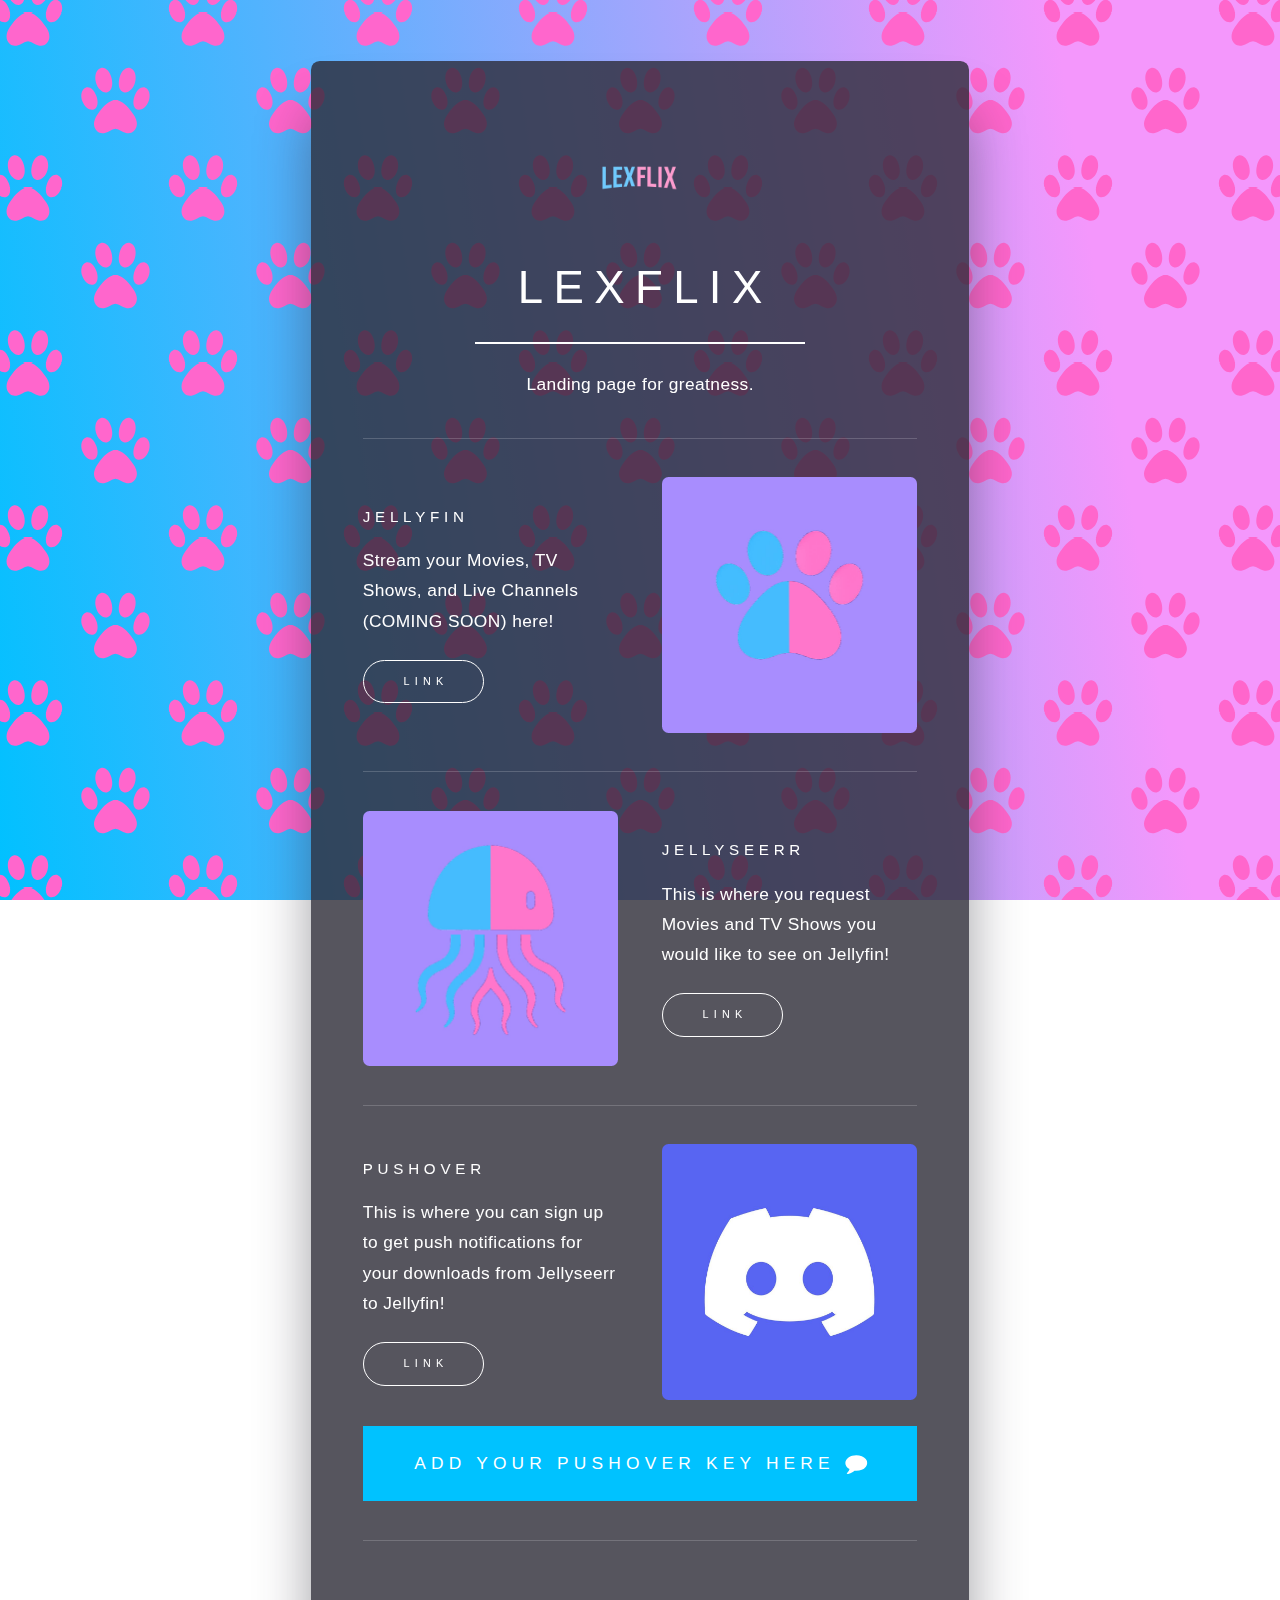
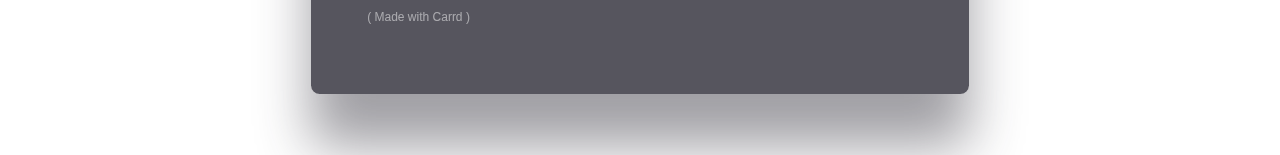
<file: Lexflix.html>
<!DOCTYPE html>

<html lang="en"><head><meta http-equiv="Content-Type" content="text/html; charset=UTF-8"><title>Lexflix</title><meta name="viewport" content="width=device-width,initial-scale=1"><meta name="color-scheme" content="light only"><meta name="description" content="lexflix"><meta property="og:site_name" content="Lexflix"><meta property="og:title" content="Lexflix"><meta property="og:type" content="website"><meta property="og:description" content="lexflix"><meta property="og:image" content="https://lexieandcole.carrd.co/assets/images/card.jpg?v=6420e610"><meta property="og:image:type" content="image/jpeg"><meta property="og:image:width" content="1280"><meta property="og:image:height" content="800"><meta property="og:url" content="https://lexieandcole.carrd.co"><meta property="twitter:card" content="summary_large_image"><link rel="canonical" href="https://lexieandcole.carrd.co/"><link href="./Lexflix_files/css2" rel="stylesheet" type="text/css"><style>html,body,div,span,applet,object,iframe,h1,h2,h3,h4,h5,h6,p,blockquote,pre,a,abbr,acronym,address,big,cite,code,del,dfn,em,img,ins,kbd,q,s,samp,small,strike,strong,sub,sup,tt,var,b,u,i,center,dl,dt,dd,ol,ul,li,fieldset,form,label,legend,table,caption,tbody,tfoot,thead,tr,th,td,article,aside,canvas,details,embed,figure,figcaption,footer,header,hgroup,menu,nav,output,ruby,section,summary,time,mark,audio,video{margin:0;padding:0;border:0;font-size:100%;font:inherit;vertical-align:baseline;}article,aside,details,figcaption,figure,footer,header,hgroup,menu,nav,section{display:block;}body{line-height:1;}ol,ul{list-style:none;}blockquote,q{quotes:none;}blockquote:before,blockquote:after,q:before,q:after{content:'';content:none;}table{border-collapse:collapse;border-spacing:0;}body{-webkit-text-size-adjust:none}mark{background-color:transparent;color:inherit}input::-moz-focus-inner{border:0;padding:0}input[type="text"],input[type="email"],select,textarea{-moz-appearance:none;-webkit-appearance:none;-ms-appearance:none;appearance:none}*, *:before, *:after {box-sizing: border-box;}body {line-height: 1.0;min-height: var(--viewport-height);min-width: 320px;overflow-x: hidden;word-wrap: break-word;}body:before {background-attachment: scroll;content: '';display: block;height: var(--background-height);left: 0;pointer-events: none;position: fixed;top: 0;transform: scale(1);width: 100vw;z-index: 0;background-image: url('data:image/svg+xml;charset=utf8,%3Csvg%20width%3D%22512%22%20height%3D%22512%22%20viewBox%3D%220%200%20512%20512%22%20xmlns%3D%22http%3A%2F%2Fwww.w3.org%2F2000%2Fsvg%22%3E%20%3Cstyle%20type%3D%22text%2Fcss%22%3E%20path%20%7B%20fill%3A%20%23FF66CC%3B%20fill-rule%3A%20evenodd%3B%20clip-rule%3A%20evenodd%3B%20%7D%20%3C%2Fstyle%3E%20%3Cpath%20d%3D%22M352.9%2C258.5c-6.6%2C17.7-21.7%2C28.4-33.6%2C23.9c-11.9-4.5-13.8-22.4-7.2-40.1c6.6-17.7%2C19.3-28.4%2C31.2-23.9%20C355.2%2C222.9%2C359.5%2C240.8%2C352.9%2C258.5z%20M280.1%2C231.8c-13.3-3.4-17.5-22.2-12.5-41.8s17.6-32.8%2C30.9-29.4%20c13.3%2C3.4%2C19.9%2C22.2%2C14.8%2C41.8C308.2%2C222.1%2C293.3%2C235.2%2C280.1%2C231.8z%20M261.6%2C254.6c11.8%2C4.4%2C26.9%2C11.8%2C48%2C44.1%20c21.2%2C32.3-0.7%2C50.2-7.4%2C51.9s-14%2C3.2-30.9-6.4c-7.6-4.3-12.4-4.9-15.4-5.4c-3%2C0.5-7.8%2C1.1-15.4%2C5.4c-16.9%2C9.5-24.2%2C8.1-30.9%2C6.4%20s-28.5-19.7-7.4-51.9s36.3-39.7%2C48-44.1C251.4%2C254.3%2C260.6%2C254.3%2C261.6%2C254.6z%20M231.9%2C231.8c-13.3%2C3.4-28.1-9.7-33.2-29.4%20c-5.1-19.7%2C1.5-38.4%2C14.8-41.8c13.3-3.4%2C25.8%2C9.7%2C30.9%2C29.4C249.5%2C209.7%2C245.2%2C228.4%2C231.9%2C231.8z%20M192.7%2C282.4%20c-11.9%2C4.5-26.9-6.2-33.6-23.9c-6.6-17.7-2.4-35.6%2C9.5-40.1c11.9-4.5%2C24.6%2C6.2%2C31.2%2C23.9C206.6%2C260%2C204.6%2C277.9%2C192.7%2C282.4z%22%2F%3E%20%3Cpath%20d%3D%22M96.9%2C2.5c-6.6%2C17.7-21.7%2C28.4-33.6%2C23.9C51.4%2C21.9%2C49.4%2C4%2C56.1-13.7c6.6-17.7%2C19.3-28.4%2C31.2-23.9%20C99.2-33.1%2C103.5-15.2%2C96.9%2C2.5z%20M24.1-24.2C10.8-27.6%2C6.5-46.3%2C11.6-66s17.6-32.8%2C30.9-29.4C55.8-92%2C62.4-73.2%2C57.3-53.6%20C52.2-33.9%2C37.3-20.8%2C24.1-24.2z%20M5.6-1.4c11.8%2C4.4%2C26.9%2C11.8%2C48%2C44.1S53%2C92.9%2C46.3%2C94.7s-14%2C3.2-30.9-6.4C7.8%2C84%2C3%2C83.4%2C0%2C82.9%20c-3%2C0.5-7.8%2C1.1-15.4%2C5.4c-16.9%2C9.5-24.2%2C8.1-30.9%2C6.4S-74.8%2C75-53.7%2C42.7S-17.4%2C3-5.6-1.4C-4.6-1.7%2C4.6-1.7%2C5.6-1.4z%20M-24.1-24.2%20c-13.3%2C3.4-28.1-9.7-33.2-29.4c-5.1-19.7%2C1.5-38.4%2C14.8-41.8c13.3-3.4%2C25.8%2C9.7%2C30.9%2C29.4S-10.8-27.6-24.1-24.2z%20M-63.3%2C26.4%20c-11.9%2C4.5-26.9-6.2-33.6-23.9c-6.6-17.7-2.4-35.6%2C9.5-40.1c11.9-4.5%2C24.6%2C6.2%2C31.2%2C23.9C-49.4%2C4-51.4%2C21.9-63.3%2C26.4z%22%2F%3E%20%3Cpath%20d%3D%22M608.9%2C514.5c-6.6%2C17.7-21.7%2C28.4-33.6%2C23.9c-11.9-4.5-13.8-22.4-7.2-40.1c6.6-17.7%2C19.3-28.4%2C31.2-23.9%20C611.2%2C478.9%2C615.5%2C496.8%2C608.9%2C514.5z%20M536.1%2C487.8c-13.3-3.4-17.5-22.2-12.5-41.8c5.1-19.7%2C17.6-32.8%2C30.9-29.4%20c13.3%2C3.4%2C19.9%2C22.2%2C14.8%2C41.8C564.2%2C478.1%2C549.3%2C491.2%2C536.1%2C487.8z%20M517.6%2C510.6c11.8%2C4.4%2C26.9%2C11.8%2C48%2C44.1%20c21.2%2C32.3-0.7%2C50.2-7.4%2C51.9s-14%2C3.2-30.9-6.4c-7.6-4.3-12.4-4.9-15.4-5.4c-3%2C0.5-7.8%2C1.1-15.4%2C5.4c-16.9%2C9.5-24.2%2C8.1-30.9%2C6.4%20s-28.5-19.7-7.4-51.9s36.3-39.7%2C48-44.1C507.4%2C510.3%2C516.6%2C510.3%2C517.6%2C510.6z%20M487.9%2C487.8c-13.3%2C3.4-28.1-9.7-33.2-29.4%20c-5.1-19.7%2C1.5-38.4%2C14.8-41.8c13.3-3.4%2C25.8%2C9.7%2C30.9%2C29.4C505.5%2C465.7%2C501.2%2C484.4%2C487.9%2C487.8z%20M448.7%2C538.4%20c-11.9%2C4.5-26.9-6.2-33.6-23.9c-6.6-17.7-2.4-35.6%2C9.5-40.1c11.9-4.5%2C24.6%2C6.2%2C31.2%2C23.9C462.6%2C516%2C460.6%2C533.9%2C448.7%2C538.4z%22%2F%3E%20%3Cpath%20d%3D%22M608.9%2C2.5c-6.6%2C17.7-21.7%2C28.4-33.6%2C23.9c-11.9-4.5-13.8-22.4-7.2-40.1c6.6-17.7%2C19.3-28.4%2C31.2-23.9%20C611.2-33.1%2C615.5-15.2%2C608.9%2C2.5z%20M536.1-24.2c-13.3-3.4-17.5-22.2-12.5-41.8s17.6-32.8%2C30.9-29.4c13.3%2C3.4%2C19.9%2C22.2%2C14.8%2C41.8%20C564.2-33.9%2C549.3-20.8%2C536.1-24.2z%20M517.6-1.4c11.8%2C4.4%2C26.9%2C11.8%2C48%2C44.1c21.2%2C32.3-0.7%2C50.2-7.4%2C51.9s-14%2C3.2-30.9-6.4%20c-7.6-4.3-12.4-4.9-15.4-5.4c-3%2C0.5-7.8%2C1.1-15.4%2C5.4c-16.9%2C9.5-24.2%2C8.1-30.9%2C6.4s-28.5-19.7-7.4-51.9s36.3-39.7%2C48-44.1%20C507.4-1.7%2C516.6-1.7%2C517.6-1.4z%20M487.9-24.2c-13.3%2C3.4-28.1-9.7-33.2-29.4c-5.1-19.7%2C1.5-38.4%2C14.8-41.8%20c13.3-3.4%2C25.8%2C9.7%2C30.9%2C29.4S501.2-27.6%2C487.9-24.2z%20M448.7%2C26.4c-11.9%2C4.5-26.9-6.2-33.6-23.9c-6.6-17.7-2.4-35.6%2C9.5-40.1%20c11.9-4.5%2C24.6%2C6.2%2C31.2%2C23.9C462.6%2C4%2C460.6%2C21.9%2C448.7%2C26.4z%22%2F%3E%20%3Cpath%20d%3D%22M96.9%2C514.5c-6.6%2C17.7-21.7%2C28.4-33.6%2C23.9c-11.9-4.5-13.8-22.4-7.2-40.1c6.6-17.7%2C19.3-28.4%2C31.2-23.9%20C99.2%2C478.9%2C103.5%2C496.8%2C96.9%2C514.5z%20M24.1%2C487.8c-13.3-3.4-17.5-22.2-12.5-41.8c5.1-19.7%2C17.6-32.8%2C30.9-29.4%20c13.3%2C3.4%2C19.9%2C22.2%2C14.8%2C41.8C52.2%2C478.1%2C37.3%2C491.2%2C24.1%2C487.8z%20M5.6%2C510.6c11.8%2C4.4%2C26.9%2C11.8%2C48%2C44.1s-0.7%2C50.2-7.4%2C51.9%20s-14%2C3.2-30.9-6.4C7.8%2C596%2C3%2C595.4%2C0%2C594.9c-3%2C0.5-7.8%2C1.1-15.4%2C5.4c-16.9%2C9.5-24.2%2C8.1-30.9%2C6.4s-28.5-19.7-7.4-51.9%20s36.3-39.7%2C48-44.1C-4.6%2C510.3%2C4.6%2C510.3%2C5.6%2C510.6z%20M-24.1%2C487.8c-13.3%2C3.4-28.1-9.7-33.2-29.4c-5.1-19.7%2C1.5-38.4%2C14.8-41.8%20c13.3-3.4%2C25.8%2C9.7%2C30.9%2C29.4C-6.5%2C465.7-10.8%2C484.4-24.1%2C487.8z%20M-63.3%2C538.4c-11.9%2C4.5-26.9-6.2-33.6-23.9%20c-6.6-17.7-2.4-35.6%2C9.5-40.1c11.9-4.5%2C24.6%2C6.2%2C31.2%2C23.9C-49.4%2C516-51.4%2C533.9-63.3%2C538.4z%22%2F%3E%3C%2Fsvg%3E'), linear-gradient(81deg, #00C1FF 0%, #F497FC 84%);background-size: 175px, auto;background-position: center, 0% 0%;background-repeat: repeat, repeat;}body:after {background-color: #AB95A5;content: '';display: block;pointer-events: none;position: fixed;transform: scale(1);z-index: 1;height: 100%;left: 0;opacity: 0;top: 0;transition: opacity 1.25s ease-in-out 0.75s, visibility 1.25s 0.75s;visibility: hidden;width: 100%;}body.is-loading:after {opacity: 1;visibility: visible;}:root {--background-height: 100vh;--site-language-alignment: left;--site-language-direction: ltr;--site-language-flex-alignment: flex-start;--site-language-indent-left: 1;--site-language-indent-right: 0;--site-language-margin-left: 0;--site-language-margin-right: auto;--viewport-height: 100vh;}html {font-size: 18pt;}u {text-decoration: underline;}strong {color: inherit;font-weight: bolder;}em {font-style: italic;}code {background-color: rgba(144,144,144,0.25);border-radius: 0.25em;font-family: 'Lucida Console', 'Courier New', monospace;font-size: 0.9em;font-weight: normal;letter-spacing: 0;margin: 0 0.25em;padding: 0.25em 0.5em;text-indent: 0;}mark {background-color: rgba(144,144,144,0.25);}spoiler-text {-webkit-text-stroke: 0;background-color: rgba(32,32,32,0.75);text-shadow: none;text-stroke: 0;color: transparent;cursor: pointer;transition: color 0.1s ease-in-out;}spoiler-text.active {color: #FFFFFF;cursor: text;}s {text-decoration: line-through;}sub {font-size: smaller;vertical-align: sub;}sup {font-size: smaller;vertical-align: super;}a {color: inherit;text-decoration: underline;transition: color 0.25s ease;}a[onclick]:not([href]) {cursor: pointer;}unloaded-script {display: none;}#wrapper {-webkit-overflow-scrolling: touch;align-items: center;display: flex;flex-direction: column;justify-content: center;min-height: var(--viewport-height);overflow: hidden;position: relative;z-index: 2;padding: 3.5rem 3.5rem 3.5rem 3.5rem;}#main {--alignment: left;--flex-alignment: flex-start;--indent-left: 1;--indent-right: 0;--margin-left: 0;--margin-right: auto;--border-radius-tl: 0.5rem;--border-radius-tr: 0.5rem;--border-radius-br: 0.5rem;--border-radius-bl: 0.5rem;align-items: center;display: flex;flex-grow: 0;flex-shrink: 0;justify-content: center;max-width: 100%;position: relative;text-align: var(--alignment);z-index: 1;background-color: rgba(44,42,54,0.8);box-shadow: 0rem 3rem 3.125rem 0rem rgba(44,42,54,0.451);border-radius: var(--border-radius-tl) var(--border-radius-tr) var(--border-radius-br) var(--border-radius-bl);transition: opacity 1.25s ease 0s,transform 1.25s ease 0s;}#main > .inner {--padding-horizontal: 3rem;--padding-vertical: 3.75rem;--spacing: 1.5rem;--width: 38rem;border-radius: var(--border-radius-tl) var(--border-radius-tr) var(--border-radius-br) var(--border-radius-bl);max-width: 100%;position: relative;width: var(--width);z-index: 1;padding: var(--padding-vertical) var(--padding-horizontal);}#main > .inner > * {margin-top: var(--spacing);margin-bottom: var(--spacing);transition: opacity 1s ease-in-out 0.25s;}#main > .inner > :first-child {margin-top: 0 !important;}#main > .inner > :last-child {margin-bottom: 0 !important;}#main > .inner > .full {margin-left: calc(var(--padding-horizontal) * -1);max-width: calc(100% + calc(var(--padding-horizontal) * 2) + 0.4725px);width: calc(100% + calc(var(--padding-horizontal) * 2) + 0.4725px);}#main > .inner > .full:first-child {border-top-left-radius: inherit;border-top-right-radius: inherit;margin-top: calc(var(--padding-vertical) * -1) !important;}#main > .inner > .full:last-child {border-bottom-left-radius: inherit;border-bottom-right-radius: inherit;margin-bottom: calc(var(--padding-vertical) * -1) !important;}#main > .inner > .full.screen {border-radius: 0 !important;max-width: 100vw;position: relative;width: 100vw;left: 50%;margin-left: -50vw;right: auto;}body.is-loading #main {opacity: 0;transform: translateY(1.6875rem);}body.is-loading #main > .inner > * {opacity: 0;}body.is-instant #main, body.is-instant #main > .inner > *,body.is-instant #main > .inner > section > * {transition: none !important;}body.is-instant:after {display: none !important;transition: none !important;}h1, h2, h3, p {direction: var(--site-language-direction);position: relative;}h1 span.p, h2 span.p, h3 span.p, p span.p {display: block;position: relative;}h1 span[style], h2 span[style], h3 span[style], p span[style], h1 strong, h2 strong, h3 strong, p strong, h1 a, h2 a, h3 a, p a, h1 code, h2 code, h3 code, p code, h1 mark, h2 mark, h3 mark, p mark, h1 spoiler-text, h2 spoiler-text, h3 spoiler-text, p spoiler-text {-webkit-text-fill-color: currentcolor;}#text10 {text-transform: uppercase;color: #FFFFFF;font-family: 'Montserrat', sans-serif;letter-spacing: 0.275rem;width: calc(100% + 0.275rem);font-size: 0.875em;line-height: 1.375;font-weight: 400;}#text10 a {text-decoration: underline;}#text10 a:hover {text-decoration: none;}#text10 span.p:nth-child(n + 2) {margin-top: 1rem;}#text07 {text-transform: uppercase;color: #FFFFFF;font-family: 'Montserrat', sans-serif;letter-spacing: 0.275rem;width: calc(100% + 0.275rem);font-size: 0.875em;line-height: 1.375;font-weight: 400;}#text07 a {text-decoration: underline;}#text07 a:hover {text-decoration: none;}#text07 span.p:nth-child(n + 2) {margin-top: 1rem;}#text02 {color: #FFFFFF;font-family: 'Source Sans Pro', sans-serif;letter-spacing: 0.025rem;width: calc(100% + 0.025rem);font-size: 1em;line-height: 1.75;font-weight: 200;}#text02 a {text-decoration: underline;}#text02 a:hover {text-decoration: none;}#text02 span.p:nth-child(n + 2) {margin-top: 1rem;}#text05 {text-transform: uppercase;color: #FFFFFF;font-family: 'Montserrat', sans-serif;letter-spacing: 0.275rem;width: calc(100% + 0.275rem);font-size: 0.875em;line-height: 1.375;font-weight: 400;}#text05 a {text-decoration: underline;}#text05 a:hover {text-decoration: none;}#text05 span.p:nth-child(n + 2) {margin-top: 1rem;}#text08 {color: #FFFFFF;font-family: 'Source Sans Pro', sans-serif;letter-spacing: 0.025rem;width: calc(100% + 0.025rem);font-size: 1em;line-height: 1.75;font-weight: 200;}#text08 a {text-decoration: underline;}#text08 a:hover {text-decoration: none;}#text08 span.p:nth-child(n + 2) {margin-top: 1rem;}#text11 {color: #FFFFFF;font-family: 'Source Sans Pro', sans-serif;letter-spacing: 0.025rem;width: calc(100% + 0.025rem);font-size: 1em;line-height: 1.75;font-weight: 200;}#text11 a {text-decoration: underline;}#text11 a:hover {text-decoration: none;}#text11 span.p:nth-child(n + 2) {margin-top: 1rem;}#text03 {text-transform: uppercase;color: #FFFFFF;font-family: 'Montserrat', sans-serif;letter-spacing: 0.6rem;width: calc(100% + 0.6rem);font-size: 2.625em;line-height: 1.25;font-weight: 400;}#text03 a {text-decoration: underline;}#text03 a:hover {text-decoration: none;}#text03 span.p:nth-child(n + 2) {margin-top: 1rem;}#text09 {color: #FFFFFF;font-family: 'Source Sans Pro', sans-serif;letter-spacing: 0.025rem;width: calc(100% + 0.025rem);font-size: 1em;line-height: 1.75;font-weight: 200;}#text09 a {text-decoration: underline;}#text09 a:hover {text-decoration: none;}#text09 span.p:nth-child(n + 2) {margin-top: 1rem;}.buttons {cursor: default;display: flex;justify-content: var(--flex-alignment);letter-spacing: 0;padding: 0;}.buttons li {max-width: 100%;text-align: var(--alignment);}.buttons li a {align-items: center;justify-content: center;max-width: 100%;text-align: center;text-decoration: none;vertical-align: middle;white-space: nowrap;}#buttons02 {gap: 0.75rem;flex-direction: row;flex-wrap: wrap;}#buttons02:not(:first-child) {margin-top: 1.375rem !important;}#buttons02:not(:last-child) {margin-bottom: 1.375rem !important;}#buttons02 li a {display: inline-block;width: 7rem;height: 2.5rem;line-height: calc(2.5rem - 2px);padding: 0 0.5rem;vertical-align: middle;text-transform: uppercase;font-family: 'Montserrat', sans-serif;letter-spacing: 0.3rem;padding-left: calc(0.3rem + 0.5rem);font-size: 0.625em;font-weight: 300;border-radius: 2rem;direction: var(--site-language-direction);overflow: hidden;text-overflow: ellipsis;transition: color 0.25s ease, background-color 0.25s ease, border-color 0.25s ease;}#buttons02 .button {color: #FFFFFF;border: solid 1px #FFFFFF;}#buttons02 .button:hover {border-color: #FFCCB0 !important;color: #FFCCB0 !important;}#buttons01 {gap: 0.75rem;flex-direction: row;flex-wrap: wrap;}#buttons01:not(:first-child) {margin-top: 1.375rem !important;}#buttons01:not(:last-child) {margin-bottom: 1.375rem !important;}#buttons01 li a {display: inline-block;width: 7rem;height: 2.5rem;line-height: calc(2.5rem - 2px);padding: 0 0.5rem;vertical-align: middle;text-transform: uppercase;font-family: 'Montserrat', sans-serif;letter-spacing: 0.3rem;padding-left: calc(0.3rem + 0.5rem);font-size: 0.625em;font-weight: 300;border-radius: 2rem;direction: var(--site-language-direction);overflow: hidden;text-overflow: ellipsis;transition: color 0.25s ease, background-color 0.25s ease, border-color 0.25s ease;}#buttons01 .button {color: #FFFFFF;border: solid 1px #FFFFFF;}#buttons01 .button:hover {border-color: #FFCCB0 !important;color: #FFCCB0 !important;}#buttons04 {gap: 0.75rem;flex-direction: row;flex-wrap: wrap;}#buttons04:not(:first-child) {margin-top: 1.375rem !important;}#buttons04:not(:last-child) {margin-bottom: 1.375rem !important;}#buttons04 li a {display: inline-block;width: 7rem;height: 2.5rem;line-height: calc(2.5rem - 2px);padding: 0 0.5rem;vertical-align: middle;text-transform: uppercase;font-family: 'Montserrat', sans-serif;letter-spacing: 0.3rem;padding-left: calc(0.3rem + 0.5rem);font-size: 0.625em;font-weight: 300;border-radius: 2rem;direction: var(--site-language-direction);overflow: hidden;text-overflow: ellipsis;transition: color 0.25s ease, background-color 0.25s ease, border-color 0.25s ease;}#buttons04 .button {color: #FFFFFF;border: solid 1px #FFFFFF;}#buttons04 .button:hover {border-color: #FFCCB0 !important;color: #FFCCB0 !important;}#buttons03 {gap: 0.75rem;flex-direction: row;flex-wrap: wrap;}#buttons03:not(:first-child) {margin-top: 1.375rem !important;}#buttons03:not(:last-child) {margin-bottom: 1.375rem !important;}#buttons03 li a {display: inline-flex;width: 100vw;height: auto;line-height: 2rem;padding: 0 1.875rem;vertical-align: middle;text-transform: uppercase;font-family: 'Montserrat', sans-serif;letter-spacing: 0.3rem;padding-left: calc(0.3rem + 1.875rem);font-size: 1em;font-weight: 300;border-radius: 0rem;flex-direction: row-reverse;padding-bottom: 1.171875rem;padding-top: 1.171875rem;white-space: normal;align-items: flex-start;transition: color 0.25s ease, background-color 0.25s ease, border-color 0.25s ease;}#buttons03 li a svg {display: block;fill: #FFFFFF;flex-grow: 0;flex-shrink: 0;height: 2rem;min-width: 18px;pointer-events: none;width: 1.40625em;margin-left: 0.5em;margin-right: calc(-0.125em + 0.3rem);transition: fill 0.25s ease;}#buttons03 li a .label {direction: var(--site-language-direction);overflow: hidden;text-align: center;}#buttons03 .button {background-color: #00C2FF;color: #FFFFFF;}#buttons03 .button:hover {background-color: #FFCCB0 !important;}.image {display: block;line-height: 0;max-width: 100%;position: relative;}.image .frame {-webkit-backface-visibility: hidden;-webkit-transform: translate3d(0, 0, 0);display: inline-block;max-width: 100%;overflow: hidden;vertical-align: top;width: 100%;}.image .frame img {border-radius: 0 !important;max-width: 100%;vertical-align: top;width: inherit;}.image.full .frame {display: block;}.image.full:first-child .frame {border-top-left-radius: inherit;border-top-right-radius: inherit;}.image.full:last-child .frame {border-bottom-left-radius: inherit;border-bottom-right-radius: inherit;}#image03:not(:first-child) {margin-top: 1.75rem !important;}#image03:not(:last-child) {margin-bottom: 1.75rem !important;}#image03 .frame {width: 6rem;border-radius: 0.375rem;transition: none;}#image03 .frame img {transition: none;}#image02 .frame {width: 15rem;border-radius: 0.375rem;transition: none;}#image02 .frame img {transition: none;}#image05 .frame {width: 15rem;border-radius: 0.375rem;transition: none;}#image05 .frame img {transition: none;}#image01 .frame {width: 15rem;border-radius: 0.375rem;transition: none;}#image01 .frame img {transition: none;}hr {align-items: center;border: 0;display: flex;justify-content: var(--flex-alignment);min-height: 1rem;padding: 0;position: relative;width: 100%;}hr:before {content: '';}#divider04:not(:first-child) {margin-top: 0.25rem !important;}#divider04:not(:last-child) {margin-bottom: 0.25rem !important;}#divider04:before {width: 19rem;background-color: #FFFFFF;height: 2px;border-radius: 0px;}#divider05:not(:first-child) {margin-top: 1.75rem !important;}#divider05:not(:last-child) {margin-bottom: 1.75rem !important;}#divider05:before {width: 32rem;background-color: rgba(255,255,255,0.18);height: 1px;border-radius: 0px;}#divider06:not(:first-child) {margin-top: 1.75rem !important;}#divider06:not(:last-child) {margin-bottom: 1.75rem !important;}#divider06:before {width: 32rem;background-color: rgba(255,255,255,0.18);height: 1px;border-radius: 0px;}#divider03:not(:first-child) {margin-top: 1.75rem !important;}#divider03:not(:last-child) {margin-bottom: 1.75rem !important;}#divider03:before {width: 32rem;background-color: rgba(255,255,255,0.18);height: 1px;border-radius: 0px;}#divider02:not(:first-child) {margin-top: 1.75rem !important;}#divider02:not(:last-child) {margin-bottom: 1.75rem !important;}#divider02:before {width: 32rem;background-color: rgba(255,255,255,0.18);height: 1px;border-radius: 0px;}.container {position: relative;}.container > .wrapper {vertical-align: top;position: relative;max-width: 100%;border-radius: inherit;}.container > .wrapper > .inner {vertical-align: top;position: relative;max-width: 100%;border-radius: inherit;text-align: var(--alignment);}#main .container.full:first-child > .wrapper {border-top-left-radius: inherit;border-top-right-radius: inherit;}#main .container.full:last-child > .wrapper {border-bottom-left-radius: inherit;border-bottom-right-radius: inherit;}#main .container.full:first-child > .wrapper > .inner {border-top-left-radius: inherit;border-top-right-radius: inherit;}#main .container.full:last-child > .wrapper > .inner {border-bottom-left-radius: inherit;border-bottom-right-radius: inherit;}#columns03 {--alignment: center;--flex-alignment: center;--indent-left: 1;--indent-right: 1;--margin-left: auto;--margin-right: auto;}#columns03 > .wrapper {display: inline-block;width: 38rem;background-color: transparent;}#columns03 > .wrapper > .inner {--gutters: 2rem;--padding-horizontal: 0rem;--padding-vertical: 0rem;--spacing: 1rem;padding: var(--padding-vertical) var(--padding-horizontal);}#columns03.default > .wrapper > .inner > * {margin-bottom: var(--spacing);margin-top: var(--spacing);}#columns03.default > .wrapper > .inner > *:first-child {margin-top: 0 !important;}#columns03.default > .wrapper > .inner > *:last-child {margin-bottom: 0 !important;}#columns03.columns > .wrapper > .inner {flex-wrap: wrap;display: flex;align-items: center;}#columns03.columns > .wrapper > .inner > * {flex-grow: 0;flex-shrink: 0;max-width: 100%;text-align: var(--alignment);padding: 0 0 0 var(--gutters);}#columns03.columns > .wrapper > .inner > * > * {margin-bottom: var(--spacing);margin-top: var(--spacing);}#columns03.columns > .wrapper > .inner > * > *:first-child {margin-top: 0 !important;}#columns03.columns > .wrapper > .inner > * > *:last-child {margin-bottom: 0 !important;}#columns03.columns > .wrapper > .inner > *:first-child {margin-left: calc(var(--gutters) * -1);}#columns03.default > .wrapper > .inner > .full {margin-left: calc(var(--padding-horizontal) * -1);max-width: none !important;width: calc(100% + (var(--padding-horizontal) * 2) + 0.4725px);}#columns03.default > .wrapper > .inner > .full:first-child {margin-top: calc(var(--padding-vertical) * -1) !important;border-top-left-radius: inherit;border-top-right-radius: inherit;}#columns03.default > .wrapper > .inner > .full:last-child {margin-bottom: calc(var(--padding-vertical) * -1) !important;border-bottom-left-radius: inherit;border-bottom-right-radius: inherit;}#columns03.columns > .wrapper > .inner > div > .full {margin-left: calc(var(--gutters) * -0.5);max-width: none !important;width: calc(100% + var(--gutters) + 0.4725px);}#columns03.columns > .wrapper > .inner > div:first-child > .full {margin-left: calc(var(--padding-horizontal) * -1);width: calc(100% + var(--padding-horizontal) + calc(var(--gutters) * 0.5) + 0.4725px);}#columns03.columns > .wrapper > .inner > div:last-child > .full {width: calc(100% + var(--padding-horizontal) + calc(var(--gutters) * 0.5) + 0.4725px);}#columns03.columns > .wrapper > .inner > div > .full:first-child {margin-top: calc(var(--padding-vertical) * -1) !important;}#columns03.columns > .wrapper > .inner > div > .full:last-child {margin-bottom: calc(var(--padding-vertical) * -1) !important;}#columns03.columns > .wrapper > .inner > .full {align-self: stretch;}#columns03.columns > .wrapper > .inner > .full:first-child {border-bottom-left-radius: inherit;border-top-left-radius: inherit;}#columns03.columns > .wrapper > .inner > .full:last-child {border-bottom-right-radius: inherit;border-top-right-radius: inherit;}#columns03.columns > .wrapper > .inner > .full > .full:first-child:last-child {border-radius: inherit;height: calc(100% + (var(--padding-vertical) * 2));}#columns03.columns > .wrapper > .inner > .full > .full:first-child:last-child > * {border-radius: inherit;height: 100%;position: absolute;width: 100%;}#columns01 > .wrapper {display: inline-block;width: 38rem;background-color: transparent;}#columns01 > .wrapper > .inner {--gutters: 2.5rem;--padding-horizontal: 0rem;--padding-vertical: 0rem;--spacing: 1rem;padding: var(--padding-vertical) var(--padding-horizontal);}#columns01.default > .wrapper > .inner > * {margin-bottom: var(--spacing);margin-top: var(--spacing);}#columns01.default > .wrapper > .inner > *:first-child {margin-top: 0 !important;}#columns01.default > .wrapper > .inner > *:last-child {margin-bottom: 0 !important;}#columns01.columns > .wrapper > .inner {flex-wrap: wrap;display: flex;align-items: center;}#columns01.columns > .wrapper > .inner > * {flex-grow: 0;flex-shrink: 0;max-width: 100%;text-align: var(--alignment);padding: 0 0 0 var(--gutters);}#columns01.columns > .wrapper > .inner > * > * {margin-bottom: var(--spacing);margin-top: var(--spacing);}#columns01.columns > .wrapper > .inner > * > *:first-child {margin-top: 0 !important;}#columns01.columns > .wrapper > .inner > * > *:last-child {margin-bottom: 0 !important;}#columns01.columns > .wrapper > .inner > *:first-child {margin-left: calc(var(--gutters) * -1);}#columns01.default > .wrapper > .inner > .full {margin-left: calc(var(--padding-horizontal) * -1);max-width: none !important;width: calc(100% + (var(--padding-horizontal) * 2) + 0.4725px);}#columns01.default > .wrapper > .inner > .full:first-child {margin-top: calc(var(--padding-vertical) * -1) !important;border-top-left-radius: inherit;border-top-right-radius: inherit;}#columns01.default > .wrapper > .inner > .full:last-child {margin-bottom: calc(var(--padding-vertical) * -1) !important;border-bottom-left-radius: inherit;border-bottom-right-radius: inherit;}#columns01.columns > .wrapper > .inner > div > .full {margin-left: calc(var(--gutters) * -0.5);max-width: none !important;width: calc(100% + var(--gutters) + 0.4725px);}#columns01.columns > .wrapper > .inner > div:first-child > .full {margin-left: calc(var(--padding-horizontal) * -1);width: calc(100% + var(--padding-horizontal) + calc(var(--gutters) * 0.5) + 0.4725px);}#columns01.columns > .wrapper > .inner > div:last-child > .full {width: calc(100% + var(--padding-horizontal) + calc(var(--gutters) * 0.5) + 0.4725px);}#columns01.columns > .wrapper > .inner > div > .full:first-child {margin-top: calc(var(--padding-vertical) * -1) !important;}#columns01.columns > .wrapper > .inner > div > .full:last-child {margin-bottom: calc(var(--padding-vertical) * -1) !important;}#columns01.columns > .wrapper > .inner > .full {align-self: stretch;}#columns01.columns > .wrapper > .inner > .full:first-child {border-bottom-left-radius: inherit;border-top-left-radius: inherit;}#columns01.columns > .wrapper > .inner > .full:last-child {border-bottom-right-radius: inherit;border-top-right-radius: inherit;}#columns01.columns > .wrapper > .inner > .full > .full:first-child:last-child {border-radius: inherit;height: calc(100% + (var(--padding-vertical) * 2));}#columns01.columns > .wrapper > .inner > .full > .full:first-child:last-child > * {border-radius: inherit;height: 100%;position: absolute;width: 100%;}#columns01 > .wrapper > .inner > :nth-child(1) {width: calc(50% + (var(--gutters) / 2));}#columns01 > .wrapper > .inner > :nth-child(2) {width: calc(50% + (var(--gutters) / 2));--alignment: right;--flex-alignment: flex-end;--indent-left: 0;--indent-right: 1;--margin-left: auto;--margin-right: 0;}#columns02 > .wrapper {display: inline-block;width: 38rem;background-color: transparent;}#columns02 > .wrapper > .inner {--gutters: 2.5rem;--padding-horizontal: 0rem;--padding-vertical: 0rem;--spacing: 1rem;padding: var(--padding-vertical) var(--padding-horizontal);}#columns02.default > .wrapper > .inner > * {margin-bottom: var(--spacing);margin-top: var(--spacing);}#columns02.default > .wrapper > .inner > *:first-child {margin-top: 0 !important;}#columns02.default > .wrapper > .inner > *:last-child {margin-bottom: 0 !important;}#columns02.columns > .wrapper > .inner {flex-wrap: wrap;display: flex;align-items: center;}#columns02.columns > .wrapper > .inner > * {flex-grow: 0;flex-shrink: 0;max-width: 100%;text-align: var(--alignment);padding: 0 0 0 var(--gutters);}#columns02.columns > .wrapper > .inner > * > * {margin-bottom: var(--spacing);margin-top: var(--spacing);}#columns02.columns > .wrapper > .inner > * > *:first-child {margin-top: 0 !important;}#columns02.columns > .wrapper > .inner > * > *:last-child {margin-bottom: 0 !important;}#columns02.columns > .wrapper > .inner > *:first-child {margin-left: calc(var(--gutters) * -1);}#columns02.default > .wrapper > .inner > .full {margin-left: calc(var(--padding-horizontal) * -1);max-width: none !important;width: calc(100% + (var(--padding-horizontal) * 2) + 0.4725px);}#columns02.default > .wrapper > .inner > .full:first-child {margin-top: calc(var(--padding-vertical) * -1) !important;border-top-left-radius: inherit;border-top-right-radius: inherit;}#columns02.default > .wrapper > .inner > .full:last-child {margin-bottom: calc(var(--padding-vertical) * -1) !important;border-bottom-left-radius: inherit;border-bottom-right-radius: inherit;}#columns02.columns > .wrapper > .inner > div > .full {margin-left: calc(var(--gutters) * -0.5);max-width: none !important;width: calc(100% + var(--gutters) + 0.4725px);}#columns02.columns > .wrapper > .inner > div:first-child > .full {margin-left: calc(var(--padding-horizontal) * -1);width: calc(100% + var(--padding-horizontal) + calc(var(--gutters) * 0.5) + 0.4725px);}#columns02.columns > .wrapper > .inner > div:last-child > .full {width: calc(100% + var(--padding-horizontal) + calc(var(--gutters) * 0.5) + 0.4725px);}#columns02.columns > .wrapper > .inner > div > .full:first-child {margin-top: calc(var(--padding-vertical) * -1) !important;}#columns02.columns > .wrapper > .inner > div > .full:last-child {margin-bottom: calc(var(--padding-vertical) * -1) !important;}#columns02.columns > .wrapper > .inner > .full {align-self: stretch;}#columns02.columns > .wrapper > .inner > .full:first-child {border-bottom-left-radius: inherit;border-top-left-radius: inherit;}#columns02.columns > .wrapper > .inner > .full:last-child {border-bottom-right-radius: inherit;border-top-right-radius: inherit;}#columns02.columns > .wrapper > .inner > .full > .full:first-child:last-child {border-radius: inherit;height: calc(100% + (var(--padding-vertical) * 2));}#columns02.columns > .wrapper > .inner > .full > .full:first-child:last-child > * {border-radius: inherit;height: 100%;position: absolute;width: 100%;}#columns02 > .wrapper > .inner > :nth-child(1) {width: calc(50% + (var(--gutters) / 2));--alignment: left;--flex-alignment: flex-start;--indent-left: 1;--indent-right: 0;--margin-left: 0;--margin-right: auto;}#columns02 > .wrapper > .inner > :nth-child(2) {width: calc(50% + (var(--gutters) / 2));}#columns05 > .wrapper {display: inline-block;width: 38rem;background-color: transparent;}#columns05 > .wrapper > .inner {--gutters: 2.5rem;--padding-horizontal: 0rem;--padding-vertical: 0rem;--spacing: 1rem;padding: var(--padding-vertical) var(--padding-horizontal);}#columns05.default > .wrapper > .inner > * {margin-bottom: var(--spacing);margin-top: var(--spacing);}#columns05.default > .wrapper > .inner > *:first-child {margin-top: 0 !important;}#columns05.default > .wrapper > .inner > *:last-child {margin-bottom: 0 !important;}#columns05.columns > .wrapper > .inner {flex-wrap: wrap;display: flex;align-items: center;}#columns05.columns > .wrapper > .inner > * {flex-grow: 0;flex-shrink: 0;max-width: 100%;text-align: var(--alignment);padding: 0 0 0 var(--gutters);}#columns05.columns > .wrapper > .inner > * > * {margin-bottom: var(--spacing);margin-top: var(--spacing);}#columns05.columns > .wrapper > .inner > * > *:first-child {margin-top: 0 !important;}#columns05.columns > .wrapper > .inner > * > *:last-child {margin-bottom: 0 !important;}#columns05.columns > .wrapper > .inner > *:first-child {margin-left: calc(var(--gutters) * -1);}#columns05.default > .wrapper > .inner > .full {margin-left: calc(var(--padding-horizontal) * -1);max-width: none !important;width: calc(100% + (var(--padding-horizontal) * 2) + 0.4725px);}#columns05.default > .wrapper > .inner > .full:first-child {margin-top: calc(var(--padding-vertical) * -1) !important;border-top-left-radius: inherit;border-top-right-radius: inherit;}#columns05.default > .wrapper > .inner > .full:last-child {margin-bottom: calc(var(--padding-vertical) * -1) !important;border-bottom-left-radius: inherit;border-bottom-right-radius: inherit;}#columns05.columns > .wrapper > .inner > div > .full {margin-left: calc(var(--gutters) * -0.5);max-width: none !important;width: calc(100% + var(--gutters) + 0.4725px);}#columns05.columns > .wrapper > .inner > div:first-child > .full {margin-left: calc(var(--padding-horizontal) * -1);width: calc(100% + var(--padding-horizontal) + calc(var(--gutters) * 0.5) + 0.4725px);}#columns05.columns > .wrapper > .inner > div:last-child > .full {width: calc(100% + var(--padding-horizontal) + calc(var(--gutters) * 0.5) + 0.4725px);}#columns05.columns > .wrapper > .inner > div > .full:first-child {margin-top: calc(var(--padding-vertical) * -1) !important;}#columns05.columns > .wrapper > .inner > div > .full:last-child {margin-bottom: calc(var(--padding-vertical) * -1) !important;}#columns05.columns > .wrapper > .inner > .full {align-self: stretch;}#columns05.columns > .wrapper > .inner > .full:first-child {border-bottom-left-radius: inherit;border-top-left-radius: inherit;}#columns05.columns > .wrapper > .inner > .full:last-child {border-bottom-right-radius: inherit;border-top-right-radius: inherit;}#columns05.columns > .wrapper > .inner > .full > .full:first-child:last-child {border-radius: inherit;height: calc(100% + (var(--padding-vertical) * 2));}#columns05.columns > .wrapper > .inner > .full > .full:first-child:last-child > * {border-radius: inherit;height: 100%;position: absolute;width: 100%;}#columns05 > .wrapper > .inner > :nth-child(1) {width: calc(50% + (var(--gutters) / 2));}#columns05 > .wrapper > .inner > :nth-child(2) {width: calc(50% + (var(--gutters) / 2));--alignment: right;--flex-alignment: flex-end;--indent-left: 0;--indent-right: 1;--margin-left: auto;--margin-right: 0;}.icc-credits {display: block;opacity: 1 !important;position: relative;transition-delay: 0s !important;}.icc-credits span {border-radius: 24px;cursor: pointer;display: inline-block;font-family: Arial, sans-serif;font-size: 12px;letter-spacing: 0;line-height: 1;position: relative;text-decoration: none;width: auto;}.icc-credits span a {display: inline-block;padding: 0.5em 0.375em;position: relative;text-decoration: none;transition: color 0.25s ease, transform 0.25s ease;z-index: 1;}.icc-credits span a:before {content: '( ';opacity: 1;transition: opacity 0.25s ease;}.icc-credits span a:after {content: ' )';opacity: 1;transition: opacity 0.25s ease;}.icc-credits span::after {background-image: linear-gradient(30deg, #A464A1 15%, #3B5DAD 85%);border-radius: inherit;box-shadow: 0 0.25em 1.25em 0 rgba(0,0,0,0.25);content: '';display: block;height: calc(100% + 2px);left: -1px;opacity: 0;pointer-events: none;position: absolute;top: -1px;transition: opacity 0.25s ease, box-shadow 0.25s ease, transform 0.25s ease;width: calc(100% + 2px);}.icc-credits span:hover {text-transform: none !important;}.icc-credits span:hover a {color: #ffffff !important;transform: scale(1.1) translateY(-0.05rem);}.icc-credits span:hover a:before {opacity: 0;}.icc-credits span:hover a:after {opacity: 0;}.icc-credits span:hover::after {opacity: 1;transform: scale(1.1) translateY(-0.05rem);}#credits span {color: rgba(255,255,255,0.498);margin-top: 1.5rem !important;}@media (max-width: 1920px) {}@media (max-width: 1680px) {html {font-size: 13pt;}}@media (max-width: 1280px) {html {font-size: 13pt;}}@media (max-width: 1024px) {}@media (max-width: 980px) {html {font-size: 11pt;}}@media (max-width: 736px) {html {font-size: 11pt;}#wrapper {padding: 1.75rem 1.75rem 1.75rem 1.75rem;}#main > .inner {--padding-horizontal: 1.875rem;--padding-vertical: 3.125rem;--spacing: 1.5rem;}#text10 {letter-spacing: 0.240625rem;width: calc(100% + 0.240625rem);font-size: 0.875em;line-height: 1.375;}#text07 {letter-spacing: 0.240625rem;width: calc(100% + 0.240625rem);font-size: 0.875em;line-height: 1.375;}#text02 {letter-spacing: 0.021875rem;width: calc(100% + 0.021875rem);font-size: 1em;line-height: 1.75;}#text05 {letter-spacing: 0.240625rem;width: calc(100% + 0.240625rem);font-size: 0.875em;line-height: 1.375;}#text08 {letter-spacing: 0.021875rem;width: calc(100% + 0.021875rem);font-size: 1em;line-height: 1.75;}#text11 {letter-spacing: 0.021875rem;width: calc(100% + 0.021875rem);font-size: 1em;line-height: 1.75;}#text03 {letter-spacing: 0.525rem;width: calc(100% + 0.525rem);font-size: 2.625em;line-height: 1.25;}#text09 {letter-spacing: 0.021875rem;width: calc(100% + 0.021875rem);font-size: 1em;line-height: 1.75;}#buttons02 {gap: 0.75rem;}#buttons02:not(:first-child) {margin-top: 1.03125rem !important;}#buttons02:not(:last-child) {margin-bottom: 1.03125rem !important;}#buttons02 li a {letter-spacing: 0.3rem;padding-left: calc(0.3rem + 0.5rem);font-size: 0.625em;}#buttons01 {gap: 0.75rem;}#buttons01:not(:first-child) {margin-top: 1.03125rem !important;}#buttons01:not(:last-child) {margin-bottom: 1.03125rem !important;}#buttons01 li a {letter-spacing: 0.3rem;padding-left: calc(0.3rem + 0.5rem);font-size: 0.625em;}#buttons04 {gap: 0.75rem;}#buttons04:not(:first-child) {margin-top: 1.03125rem !important;}#buttons04:not(:last-child) {margin-bottom: 1.03125rem !important;}#buttons04 li a {letter-spacing: 0.3rem;padding-left: calc(0.3rem + 0.5rem);font-size: 0.625em;}#buttons03 {gap: 0.75rem;}#buttons03:not(:first-child) {margin-top: 1.03125rem !important;}#buttons03:not(:last-child) {margin-bottom: 1.03125rem !important;}#buttons03 li a {letter-spacing: 0.3rem;padding-left: calc(0.3rem + 1.875rem);font-size: 1em;}#buttons03 li a svg {width: 1.40625em;}#image03:not(:first-child) {margin-top: 1.3125rem !important;}#image03:not(:last-child) {margin-bottom: 1.3125rem !important;}#image03 .frame {width: 6rem;}#image02 .frame {width: 12rem;}#image05 .frame {width: 12rem;}#image01 .frame {width: 12rem;}#divider04:not(:first-child) {margin-top: 0.25rem !important;}#divider04:not(:last-child) {margin-bottom: 0.25rem !important;}#divider04:before {width: 19rem;}#divider05:not(:first-child) {margin-top: 1.75rem !important;}#divider05:not(:last-child) {margin-bottom: 1.75rem !important;}#divider05:before {width: 32rem;}#divider06:not(:first-child) {margin-top: 1.75rem !important;}#divider06:not(:last-child) {margin-bottom: 1.75rem !important;}#divider06:before {width: 32rem;}#divider03:not(:first-child) {margin-top: 1.75rem !important;}#divider03:not(:last-child) {margin-bottom: 1.75rem !important;}#divider03:before {width: 32rem;}#divider02:not(:first-child) {margin-top: 1.75rem !important;}#divider02:not(:last-child) {margin-bottom: 1.75rem !important;}#divider02:before {width: 32rem;}#columns03 {--alignment: center;--flex-alignment: center;--indent-left: 1;--indent-right: 1;--margin-left: auto;--margin-right: auto;}#columns03 > .wrapper > .inner {--gutters: 2.25rem;--padding-horizontal: 0rem;--padding-vertical: 0rem;--spacing: 1rem;}#columns03.columns > .wrapper > .inner {flex-direction: column !important;flex-wrap: nowrap !important;}#columns03.columns > .wrapper > .inner > span {height: 0;margin-top: calc(var(--gutters) * -1);pointer-events: none;visibility: hidden;}#columns03.columns > .wrapper > .inner > *:first-child {margin-left: 0 !important;padding-top: 0 !important;}#columns03.columns > .wrapper > .inner > * {padding: calc(var(--gutters) * 0.5) 0 !important;}#columns03.columns > .wrapper > .inner > *:last-child {padding-bottom: 0 !important;}#columns03.columns > .wrapper > .inner > div > .full {margin-left: calc(var(--padding-horizontal) * -1);width: calc(100% + (var(--padding-horizontal) * 2) + 0.4725px);}#columns03.columns > .wrapper > .inner > div:first-of-type > .full {margin-left: calc(var(--padding-horizontal) * -1);width: calc(100% + (var(--padding-horizontal) * 2) + 0.4725px);}#columns03.columns > .wrapper > .inner > div:last-of-type > .full {margin-left: calc(var(--padding-horizontal) * -1);width: calc(100% + (var(--padding-horizontal) * 2) + 0.4725px);}#columns03.columns > .wrapper > .inner > div > .full:first-child {margin-top: calc(var(--gutters) * -0.5) !important;}#columns03.columns > .wrapper > .inner > div > .full:last-child {margin-bottom: calc(var(--gutters) * -0.5) !important;}#columns03.columns > .wrapper > .inner > div:first-of-type > .full:first-child {margin-top: calc(var(--padding-vertical) * -1) !important;}#columns03.columns > .wrapper > .inner > div:last-of-type > .full:last-child {margin-bottom: calc(var(--padding-vertical) * -1) !important;}#columns03.columns > .wrapper > .inner > div:first-of-type, #columns03.columns > .wrapper > .inner > div:first-of-type > .full:first-child {border-top-left-radius: inherit;border-top-right-radius: inherit;}#columns03.columns > .wrapper > .inner > div:last-of-type, #columns03.columns > .wrapper > .inner > div:last-of-type > .full:last-child {border-bottom-left-radius: inherit;border-bottom-right-radius: inherit;}#columns03.columns > .wrapper > .inner > div:first-of-type, #columns03.columns > .wrapper > .inner > div:first-of-type > .full:last-child {border-bottom-left-radius: 0 !important;}#columns03.columns > .wrapper > .inner > div:last-of-type, #columns03.columns > .wrapper > .inner > div:last-of-type > .full:first-child {border-top-right-radius: 0 !important;}#columns03.columns > .wrapper > .inner > .full > .full:first-child:last-child {height: auto;}#columns03.columns > .wrapper > .inner > .full > .full:first-child:last-child > * {height: auto;position: relative;width: auto;}#columns01 {--alignment: center;--flex-alignment: center;--indent-left: 1;--indent-right: 1;--margin-left: auto;--margin-right: auto;}#columns01 > .wrapper > .inner {--gutters: 1.875rem;--padding-horizontal: 0rem;--padding-vertical: 0rem;--spacing: 1rem;}#columns01.columns > .wrapper > .inner {flex-direction: column-reverse !important;flex-wrap: nowrap !important;}#columns01.columns > .wrapper > .inner > span {height: 0;margin-top: calc(var(--padding-vertical) * -2);pointer-events: none;visibility: hidden;}#columns01.columns > .wrapper > .inner > *:first-child {margin-left: 0 !important;padding-bottom: 0 !important;}#columns01.columns > .wrapper > .inner > * {padding: calc(var(--gutters) * 0.5) 0 !important;}#columns01.columns > .wrapper > .inner > *:last-child {padding-top: 0 !important;}#columns01.columns > .wrapper > .inner > div > .full {margin-left: calc(var(--padding-horizontal) * -1);width: calc(100% + (var(--padding-horizontal) * 2) + 0.4725px);}#columns01.columns > .wrapper > .inner > div:first-of-type > .full {margin-left: calc(var(--padding-horizontal) * -1);width: calc(100% + (var(--padding-horizontal) * 2) + 0.4725px);}#columns01.columns > .wrapper > .inner > div:last-of-type > .full {margin-left: calc(var(--padding-horizontal) * -1);width: calc(100% + (var(--padding-horizontal) * 2) + 0.4725px);}#columns01.columns > .wrapper > .inner > div > .full:first-child {margin-top: calc(var(--gutters) * -0.5) !important;}#columns01.columns > .wrapper > .inner > div > .full:last-child {margin-bottom: calc(var(--gutters) * -0.5) !important;}#columns01.columns > .wrapper > .inner > div:last-of-type > .full:first-child {margin-top: calc(var(--padding-vertical) * -1) !important;}#columns01.columns > .wrapper > .inner > div:first-of-type > .full:last-child {margin-bottom: calc(var(--padding-vertical) * -1) !important;}#columns01.columns > .wrapper > .inner > div:last-of-type, #columns01.columns > .wrapper > .inner > div:last-of-type > .full:first-child {border-top-left-radius: inherit;border-top-right-radius: inherit;}#columns01.columns > .wrapper > .inner > div:first-of-type, #columns01.columns > .wrapper > .inner > div:first-of-type > .full:last-child {border-bottom-left-radius: inherit;border-bottom-right-radius: inherit;}#columns01.columns > .wrapper > .inner > div:last-of-type, #columns01.columns > .wrapper > .inner > div:last-of-type > .full:last-child {border-bottom-right-radius: 0 !important;}#columns01.columns > .wrapper > .inner > div:first-of-type, #columns01.columns > .wrapper > .inner > div:first-of-type > .full:first-child {border-top-left-radius: 0 !important;}#columns01.columns > .wrapper > .inner > .full > .full:first-child:last-child {height: auto;}#columns01.columns > .wrapper > .inner > .full > .full:first-child:last-child > * {height: auto;position: relative;width: auto;}#columns01 > .wrapper > .inner > :nth-child(1) {--alignment: center;--flex-alignment: center;--indent-left: 1;--indent-right: 1;--margin-left: auto;--margin-right: auto;min-height: 100% !important;width: 100% !important;}#columns01 > .wrapper > .inner > :nth-child(2) {--alignment: center;--flex-alignment: center;--indent-left: 1;--indent-right: 1;--margin-left: auto;--margin-right: auto;min-height: 100% !important;width: 100% !important;}#columns02 {--alignment: center;--flex-alignment: center;--indent-left: 1;--indent-right: 1;--margin-left: auto;--margin-right: auto;}#columns02 > .wrapper > .inner {--gutters: 1.875rem;--padding-horizontal: 0rem;--padding-vertical: 0rem;--spacing: 1rem;}#columns02.columns > .wrapper > .inner {flex-direction: column !important;flex-wrap: nowrap !important;}#columns02.columns > .wrapper > .inner > span {height: 0;margin-top: calc(var(--gutters) * -1);pointer-events: none;visibility: hidden;}#columns02.columns > .wrapper > .inner > *:first-child {margin-left: 0 !important;padding-top: 0 !important;}#columns02.columns > .wrapper > .inner > * {padding: calc(var(--gutters) * 0.5) 0 !important;}#columns02.columns > .wrapper > .inner > *:last-child {padding-bottom: 0 !important;}#columns02.columns > .wrapper > .inner > div > .full {margin-left: calc(var(--padding-horizontal) * -1);width: calc(100% + (var(--padding-horizontal) * 2) + 0.4725px);}#columns02.columns > .wrapper > .inner > div:first-of-type > .full {margin-left: calc(var(--padding-horizontal) * -1);width: calc(100% + (var(--padding-horizontal) * 2) + 0.4725px);}#columns02.columns > .wrapper > .inner > div:last-of-type > .full {margin-left: calc(var(--padding-horizontal) * -1);width: calc(100% + (var(--padding-horizontal) * 2) + 0.4725px);}#columns02.columns > .wrapper > .inner > div > .full:first-child {margin-top: calc(var(--gutters) * -0.5) !important;}#columns02.columns > .wrapper > .inner > div > .full:last-child {margin-bottom: calc(var(--gutters) * -0.5) !important;}#columns02.columns > .wrapper > .inner > div:first-of-type > .full:first-child {margin-top: calc(var(--padding-vertical) * -1) !important;}#columns02.columns > .wrapper > .inner > div:last-of-type > .full:last-child {margin-bottom: calc(var(--padding-vertical) * -1) !important;}#columns02.columns > .wrapper > .inner > div:first-of-type, #columns02.columns > .wrapper > .inner > div:first-of-type > .full:first-child {border-top-left-radius: inherit;border-top-right-radius: inherit;}#columns02.columns > .wrapper > .inner > div:last-of-type, #columns02.columns > .wrapper > .inner > div:last-of-type > .full:last-child {border-bottom-left-radius: inherit;border-bottom-right-radius: inherit;}#columns02.columns > .wrapper > .inner > div:first-of-type, #columns02.columns > .wrapper > .inner > div:first-of-type > .full:last-child {border-bottom-left-radius: 0 !important;}#columns02.columns > .wrapper > .inner > div:last-of-type, #columns02.columns > .wrapper > .inner > div:last-of-type > .full:first-child {border-top-right-radius: 0 !important;}#columns02.columns > .wrapper > .inner > .full > .full:first-child:last-child {height: auto;}#columns02.columns > .wrapper > .inner > .full > .full:first-child:last-child > * {height: auto;position: relative;width: auto;}#columns02 > .wrapper > .inner > :nth-child(1) {--alignment: center;--flex-alignment: center;--indent-left: 1;--indent-right: 1;--margin-left: auto;--margin-right: auto;min-height: 100% !important;width: 100% !important;}#columns02 > .wrapper > .inner > :nth-child(2) {--alignment: center;--flex-alignment: center;--indent-left: 1;--indent-right: 1;--margin-left: auto;--margin-right: auto;min-height: 100% !important;width: 100% !important;}#columns05 {--alignment: center;--flex-alignment: center;--indent-left: 1;--indent-right: 1;--margin-left: auto;--margin-right: auto;}#columns05 > .wrapper > .inner {--gutters: 1.875rem;--padding-horizontal: 0rem;--padding-vertical: 0rem;--spacing: 1rem;}#columns05.columns > .wrapper > .inner {flex-direction: column-reverse !important;flex-wrap: nowrap !important;}#columns05.columns > .wrapper > .inner > span {height: 0;margin-top: calc(var(--padding-vertical) * -2);pointer-events: none;visibility: hidden;}#columns05.columns > .wrapper > .inner > *:first-child {margin-left: 0 !important;padding-bottom: 0 !important;}#columns05.columns > .wrapper > .inner > * {padding: calc(var(--gutters) * 0.5) 0 !important;}#columns05.columns > .wrapper > .inner > *:last-child {padding-top: 0 !important;}#columns05.columns > .wrapper > .inner > div > .full {margin-left: calc(var(--padding-horizontal) * -1);width: calc(100% + (var(--padding-horizontal) * 2) + 0.4725px);}#columns05.columns > .wrapper > .inner > div:first-of-type > .full {margin-left: calc(var(--padding-horizontal) * -1);width: calc(100% + (var(--padding-horizontal) * 2) + 0.4725px);}#columns05.columns > .wrapper > .inner > div:last-of-type > .full {margin-left: calc(var(--padding-horizontal) * -1);width: calc(100% + (var(--padding-horizontal) * 2) + 0.4725px);}#columns05.columns > .wrapper > .inner > div > .full:first-child {margin-top: calc(var(--gutters) * -0.5) !important;}#columns05.columns > .wrapper > .inner > div > .full:last-child {margin-bottom: calc(var(--gutters) * -0.5) !important;}#columns05.columns > .wrapper > .inner > div:last-of-type > .full:first-child {margin-top: calc(var(--padding-vertical) * -1) !important;}#columns05.columns > .wrapper > .inner > div:first-of-type > .full:last-child {margin-bottom: calc(var(--padding-vertical) * -1) !important;}#columns05.columns > .wrapper > .inner > div:last-of-type, #columns05.columns > .wrapper > .inner > div:last-of-type > .full:first-child {border-top-left-radius: inherit;border-top-right-radius: inherit;}#columns05.columns > .wrapper > .inner > div:first-of-type, #columns05.columns > .wrapper > .inner > div:first-of-type > .full:last-child {border-bottom-left-radius: inherit;border-bottom-right-radius: inherit;}#columns05.columns > .wrapper > .inner > div:last-of-type, #columns05.columns > .wrapper > .inner > div:last-of-type > .full:last-child {border-bottom-right-radius: 0 !important;}#columns05.columns > .wrapper > .inner > div:first-of-type, #columns05.columns > .wrapper > .inner > div:first-of-type > .full:first-child {border-top-left-radius: 0 !important;}#columns05.columns > .wrapper > .inner > .full > .full:first-child:last-child {height: auto;}#columns05.columns > .wrapper > .inner > .full > .full:first-child:last-child > * {height: auto;position: relative;width: auto;}#columns05 > .wrapper > .inner > :nth-child(1) {--alignment: center;--flex-alignment: center;--indent-left: 1;--indent-right: 1;--margin-left: auto;--margin-right: auto;min-height: 100% !important;width: 100% !important;}#columns05 > .wrapper > .inner > :nth-child(2) {--alignment: center;--flex-alignment: center;--indent-left: 1;--indent-right: 1;--margin-left: auto;--margin-right: auto;min-height: 100% !important;width: 100% !important;}}@media (max-width: 480px) {#wrapper {padding: 0.75rem 0.75rem 0.75rem 0.75rem;}#main > .inner {--spacing: 1.3125rem;}#buttons02 li a {width: 7rem;}#buttons01 li a {width: 7rem;}#buttons04 li a {width: 7rem;}#buttons03 {flex-direction: column;flex-wrap: nowrap;}#buttons03 li a {max-width: 100%;width: 100%;}#columns03 > .wrapper > .inner {--spacing: 0.875rem;}#columns01 > .wrapper > .inner {--spacing: 0.875rem;}#columns02 > .wrapper > .inner {--spacing: 0.875rem;}#columns05 > .wrapper > .inner {--spacing: 0.875rem;}}@media (max-width: 360px) {#wrapper {padding: 0.5rem 0.5rem 0.5rem 0.5rem;}#main > .inner {--padding-horizontal: 1.40625rem;--padding-vertical: 2.34375rem;--spacing: 1.125rem;}#text10 {font-size: 0.875em;}#text07 {font-size: 0.875em;}#text02 {font-size: 1em;}#text05 {font-size: 0.875em;}#text08 {font-size: 1em;}#text11 {font-size: 1em;}#text03 {font-size: 2em;}#text09 {font-size: 1em;}#buttons02 {gap: 0.5625rem;}#buttons01 {gap: 0.5625rem;}#buttons04 {gap: 0.5625rem;}#buttons03 {gap: 0.5625rem;}#columns03 > .wrapper > .inner {--gutters: 2.25rem;--padding-horizontal: 0rem;--padding-vertical: 0rem;--spacing: 0.75rem;}#columns01 > .wrapper > .inner {--gutters: 1.875rem;--padding-horizontal: 0rem;--padding-vertical: 0rem;--spacing: 0.75rem;}#columns02 > .wrapper > .inner {--gutters: 1.875rem;--padding-horizontal: 0rem;--padding-vertical: 0rem;--spacing: 0.75rem;}#columns05 > .wrapper > .inner {--gutters: 1.875rem;--padding-horizontal: 0rem;--padding-vertical: 0rem;--spacing: 0.75rem;}}</style><noscript><style>body {overflow: auto !important;}body:after {display: none !important;}#main > .inner {opacity: 1.0 !important;}#main {opacity: 1.0 !important;transform: none !important;transition: none !important;filter: none !important;}#main > .inner > section {opacity: 1.0 !important;transform: none !important;transition: none !important;filter: none !important;}#main > .inner > * {opacity: 1.0 !important;transform: none !important;transition: none !important;filter: none !important;}</style></noscript><style></style><style type="text/css" id="ctre_styles">
			#ctre_wnd {
				position: fixed; bottom: 0; right: 10px;
				background: #fff; box-shadow: 0px 0px 40px rgba(0,0,0,0.15);
				border-radius: 3px 3px 0 0;
				z-index: 2147483647;
			}

			@media (prefers-color-scheme: dark) {
				#ctre_wnd { background: #000; box-shadow: 0px 0px 40px rgba(255,255,255,0.15); }
			}
			</style></head><body class="is-ready" data-extension-installed="2.4.13"><svg xmlns="http://www.w3.org/2000/svg" version="1.1" xmlns:xlink="http://www.w3.org/1999/xlink" viewBox="0 0 40 40" display="none" width="0" height="0"><symbol id="icon-021973a1bb185878b41e1ef48ed6bbaa" viewBox="0 0 40 40"><path d="M35.7,13c-1.6-2-3.8-3.5-6.5-4.7c-2.8-1.1-5.8-1.7-9-1.7c-2.4,0-4.8,0.3-7,1C10.9,8.2,9,9.2,7.4,10.3 c-1.6,1.2-2.9,2.5-3.8,4.1c-1,1.6-1.4,3.3-1.4,5c0,2,0.6,3.9,1.8,5.7c1.2,1.8,2.9,3.2,5,4.4c-0.1,0.5-0.3,1-0.5,1.5 c-0.2,0.5-0.4,0.9-0.5,1.2c-0.2,0.3-0.4,0.7-0.7,1c-0.3,0.4-0.5,0.6-0.6,0.8c-0.1,0.2-0.4,0.4-0.7,0.8c-0.3,0.4-0.5,0.6-0.6,0.7 c0,0-0.1,0.1-0.2,0.2C5,35.8,5,35.8,5,35.8L4.8,36c-0.1,0.1-0.1,0.2-0.1,0.2c0,0,0,0.1,0,0.2c0,0.1,0,0.2,0,0.2v0 c0.1,0.2,0.2,0.4,0.4,0.6c0.2,0.1,0.4,0.2,0.6,0.2C6.6,37.3,7.3,37.2,8,37c3.5-0.9,6.6-2.5,9.2-4.9c1,0.1,2,0.2,2.9,0.2 c3.3,0,6.3-0.6,9-1.7c2.8-1.1,4.9-2.7,6.5-4.7c1.6-2,2.4-4.1,2.4-6.5C38.1,17.1,37.3,14.9,35.7,13z"></path></symbol></svg><div id="wrapper"><div id="main"><div class="inner"><div id="columns03" class="container default"><div class="wrapper"><div class="inner"><div id="image03" class="image"><span class="frame"><img src="./Lexflix_files/image03.png" alt=""></span></div><h1 id="text03">Lexflix</h1><hr id="divider04"><p id="text09">Landing page for greatness.</p></div></div></div><hr id="divider05"><div id="columns01" class="container columns"><div class="wrapper"><div class="inner"><div><p id="text10">Jellyfin</p><p id="text11">Stream your Movies, TV Shows, and Live Channels (COMING SOON) here!</p><ul id="buttons04" class="buttons"><li><a href="https://jellyfin.lexieandcole.cc/" class="button n01" role="button">Link</a></li></ul></div><div><div id="image01" class="image"><a href="https://lexieandcole.carrd.co/#one" class="frame"><img src="./Lexflix_files/image01.jpg" alt=""></a></div></div></div></div></div><hr id="divider06"><div id="columns02" class="container columns"><div class="wrapper"><div class="inner"><div><div id="image02" class="image"><a href="https://lexieandcole.carrd.co/#two" class="frame"><img src="./Lexflix_files/image02.jpg" alt=""></a></div></div><div><p id="text05">Jellyseerr</p><p id="text08">This is where you request Movies and TV Shows you would like to see on Jellyfin!</p><ul id="buttons01" class="buttons"><li><a href="https://jellyseerr.lexieandcole.cc/" class="button n01" role="button">Link</a></li></ul></div></div></div></div><hr id="divider03"><div id="columns05" class="container columns"><div class="wrapper"><div class="inner"><div><p id="text07">Pushover</p><p id="text02">This is where you can sign up to get push notifications for your downloads from Jellyseerr to Jellyfin!</p><ul id="buttons02" class="buttons"><li><a href="https://apps.apple.com/us/app/pushover-notifications/id506088175" class="button n01" role="button">Link</a></li></ul></div><div><div id="image05" class="image"><a href="https://lexieandcole.carrd.co/#three" class="frame"><img src="./Lexflix_files/image05.jpg" alt=""></a></div></div></div></div></div><ul id="buttons03" class="buttons"><li><a href="https://docs.google.com/forms/d/e/1FAIpQLScwBEqiGij7F1SYyd-vUZbM6zEbsBIaJmPMm13rzI7WeVXeYw/viewform?usp=dialog" class="button n01" role="button"><svg aria-labelledby="buttons03-icon-1-title"><title id="buttons03-icon-1-title">Message</title><use xlink:href="#icon-021973a1bb185878b41e1ef48ed6bbaa"></use></svg><span class="label">Add Your Pushover Key Here</span></a></li></ul><hr id="divider02"><div id="credits" class="icc-credits"><span><a href="https://carrd.co/build?ref=auto">Made with Carrd</a></span></div></div></div></div><script>(function() {var on = addEventListener,off = removeEventListener,$ = function(q) { return document.querySelector(q) },$$ = function(q) { return document.querySelectorAll(q) },$body = document.body,$inner = $('.inner'),client = (function() {var o = {browser: 'other',browserVersion: 0,os: 'other',osVersion: 0,mobile: false,canUse: null,flags: {lsdUnits: false,},},ua = navigator.userAgent,a, i;a = [['firefox',/Firefox\/([0-9\.]+)/,null],['edge',/Edge\/([0-9\.]+)/,null],['safari',/Version\/([0-9\.]+).+Safari/,null],['chrome',/Chrome\/([0-9\.]+)/,null],['chrome',/CriOS\/([0-9\.]+)/,null],['ie',/Trident\/.+rv:([0-9]+)/,null],['safari',/iPhone OS ([0-9_]+)/,function(v) { return v.replace('_', '.').replace('_', ''); }]];for (i=0; i < a.length; i++) {if (ua.match(a[i][1])) {o.browser = a[i][0];o.browserVersion = parseFloat( a[i][2] ? (a[i][2])(RegExp.$1) : RegExp.$1 );break;}}a = [['ios',/([0-9_]+) like Mac OS X/,function(v) { return v.replace('_', '.').replace('_', ''); }],['ios',/CPU like Mac OS X/,function(v) { return 0 }],['ios',/iPad; CPU/,function(v) { return 0 }],['android',/Android ([0-9\.]+)/,null],['mac',/Macintosh.+Mac OS X ([0-9_]+)/,function(v) { return v.replace('_', '.').replace('_', ''); }],['windows',/Windows NT ([0-9\.]+)/,null],['undefined',/Undefined/,null]];for (i=0; i < a.length; i++) {if (ua.match(a[i][1])) {o.os = a[i][0];o.osVersion = parseFloat( a[i][2] ? (a[i][2])(RegExp.$1) : RegExp.$1 );break;}}if (o.os == 'mac'&& ('ontouchstart' in window)&& ((screen.width == 1024 && screen.height == 1366)|| (screen.width == 834 && screen.height == 1112)|| (screen.width == 810 && screen.height == 1080)|| (screen.width == 768 && screen.height == 1024)))o.os = 'ios';o.mobile = (o.os == 'android' || o.os == 'ios');var _canUse = document.createElement('div');o.canUse = function(property, value) {var style;style = _canUse.style;if (!(property in style))return false;if (typeof value !== 'undefined') {style[property] = value;if (style[property] == '')return false;}return true;};o.flags.lsdUnits = o.canUse('width', '100dvw');return o;}()),ready = {list: [],add: function(f) {this.list.push(f);},run: function() {this.list.forEach((f) => {f();});},},trigger = function(t) {dispatchEvent(new Event(t));},cssRules = function(selectorText) {var ss = document.styleSheets,a = [],f = function(s) {var r = s.cssRules,i;for (i=0; i < r.length; i++) {if (r[i] instanceof CSSMediaRule && matchMedia(r[i].conditionText).matches)(f)(r[i]); else if (r[i] instanceof CSSStyleRule && r[i].selectorText == selectorText)a.push(r[i]);}},x, i;for (i=0; i < ss.length; i++)f(ss[i]);return a;},escapeHtml = function(s) {if (s === ''|| s === null|| s === undefined)return '';var a = {'&': '&amp;','<': '&lt;','>': '&gt;','"': '&quot;',"'": '&#39;',};s = s.replace(/[&<>"']/g, function(x) {return a[x];});return s;},thisHash = function() {var h = location.hash ? location.hash.substring(1) : null,a;if (!h)return null;if (h.match(/\?/)) {a = h.split('?');h = a[0];history.replaceState(undefined, undefined, '#' + h);window.location.search = a[1];}if (h.length > 0&& !h.match(/^[a-zA-Z]/))h = 'x' + h;if (typeof h == 'string')h = h.toLowerCase();return h;},scrollToElement = function(e, style, duration) {var y, cy, dy,start, easing, offset, f;if (!e)y = 0; else {offset = (e.dataset.scrollOffset ? parseInt(e.dataset.scrollOffset) : 0) * parseFloat(getComputedStyle(document.documentElement).fontSize);switch (e.dataset.scrollBehavior ? e.dataset.scrollBehavior : 'default') {case 'default':default:y = e.offsetTop + offset;break;case 'center':if (e.offsetHeight < window.innerHeight)y = e.offsetTop - ((window.innerHeight - e.offsetHeight) / 2) + offset; else y = e.offsetTop - offset;break;case 'previous':if (e.previousElementSibling)y = e.previousElementSibling.offsetTop + e.previousElementSibling.offsetHeight + offset; else y = e.offsetTop + offset;break;}}if (!style)style = 'smooth';if (!duration)duration = 750;if (style == 'instant') {window.scrollTo(0, y);return;}start = Date.now();cy = window.scrollY;dy = y - cy;switch (style) {case 'linear':easing = function (t) { return t };break;case 'smooth':easing = function (t) { return t<.5 ? 4*t*t*t : (t-1)*(2*t-2)*(2*t-2)+1 };break;}f = function() {var t = Date.now() - start;if (t >= duration)window.scroll(0, y); else {window.scroll(0, cy + (dy * easing(t / duration)));requestAnimationFrame(f);}};f();},scrollToTop = function() {scrollToElement(null);},loadElements = function(parent) {var a, e, x, i;a = parent.querySelectorAll('iframe[data-src]:not([data-src=""])');for (i=0; i < a.length; i++) {a[i].contentWindow.location.replace(a[i].dataset.src);a[i].dataset.initialSrc = a[i].dataset.src;a[i].dataset.src = '';}a = parent.querySelectorAll('video[autoplay]');for (i=0; i < a.length; i++) {if (a[i].paused)a[i].play();}e = parent.querySelector('[data-autofocus="1"]');x = e ? e.tagName : null;switch (x) {case 'FORM':e = e.querySelector('.field input, .field select, .field textarea');if (e)e.focus();break;default:break;}a = parent.querySelectorAll('unloaded-script');for (i=0; i < a.length; i++) {x = document.createElement('script');x.setAttribute('data-loaded', '');if (a[i].getAttribute('src'))x.setAttribute('src', a[i].getAttribute('src'));if (a[i].textContent)x.textContent = a[i].textContent;a[i].replaceWith(x);}x = new Event('loadelements');a = parent.querySelectorAll('[data-unloaded]');a.forEach((element) => {element.removeAttribute('data-unloaded');element.dispatchEvent(x);});},unloadElements = function(parent) {var a, e, x, i;a = parent.querySelectorAll('iframe[data-src=""]');for (i=0; i < a.length; i++) {if (a[i].dataset.srcUnload === '0')continue;if ('initialSrc' in a[i].dataset)a[i].dataset.src = a[i].dataset.initialSrc; else a[i].dataset.src = a[i].src;a[i].contentWindow.location.replace('about:blank');}a = parent.querySelectorAll('video');for (i=0; i < a.length; i++) {if (!a[i].paused)a[i].pause();}e = $(':focus');if (e)e.blur();};window._scrollToTop = scrollToTop;var thisUrl = function() {return window.location.href.replace(window.location.search, '').replace(/#$/, '');};var getVar = function(name) {var a = window.location.search.substring(1).split('&'),b, k;for (k in a) {b = a[k].split('=');if (b[0] == name)return b[1];}return null;};var errors = {handle: function(handler) {window.onerror = function(message, url, line, column, error) {(handler)(error.message);return true;};},unhandle: function() {window.onerror = null;}};var loadHandler = function() {setTimeout(function() {$body.classList.remove('is-loading');$body.classList.add('is-playing');setTimeout(function() {$body.classList.remove('is-playing');$body.classList.add('is-ready');}, 2000);}, 100);};on('load', loadHandler);loadElements(document.body);var style, sheet, rule;style = document.createElement('style');style.appendChild(document.createTextNode(''));document.head.appendChild(style);sheet = style.sheet;if (client.mobile) {(function() {if (client.flags.lsdUnits) {document.documentElement.style.setProperty('--viewport-height', '100svh');document.documentElement.style.setProperty('--background-height', '100lvh');} else {var f = function() {document.documentElement.style.setProperty('--viewport-height', window.innerHeight + 'px');document.documentElement.style.setProperty('--background-height', (window.innerHeight + 250) + 'px');};on('load', f);on('orientationchange', function() {setTimeout(function() {(f)();}, 100);});}})();}if (client.os == 'android') {(function() {sheet.insertRule('body::after { }', 0);rule = sheet.cssRules[0];var f = function() {rule.style.cssText = 'height: ' + (Math.max(screen.width, screen.height)) + 'px';};on('load', f);on('orientationchange', f);on('touchmove', f);})();$body.classList.add('is-touch');} else if (client.os == 'ios') {if (client.osVersion <= 11)(function() {sheet.insertRule('body::after { }', 0);rule = sheet.cssRules[0];rule.style.cssText = '-webkit-transform: scale(1.0)';})();if (client.osVersion <= 11)(function() {sheet.insertRule('body.ios-focus-fix::before { }', 0);rule = sheet.cssRules[0];rule.style.cssText = 'height: calc(100% + 60px)';on('focus', function(event) {$body.classList.add('ios-focus-fix');}, true);on('blur', function(event) {$body.classList.remove('ios-focus-fix');}, true);})();$body.classList.add('is-touch');}ready.run();})();</script></body></html>
</file>
